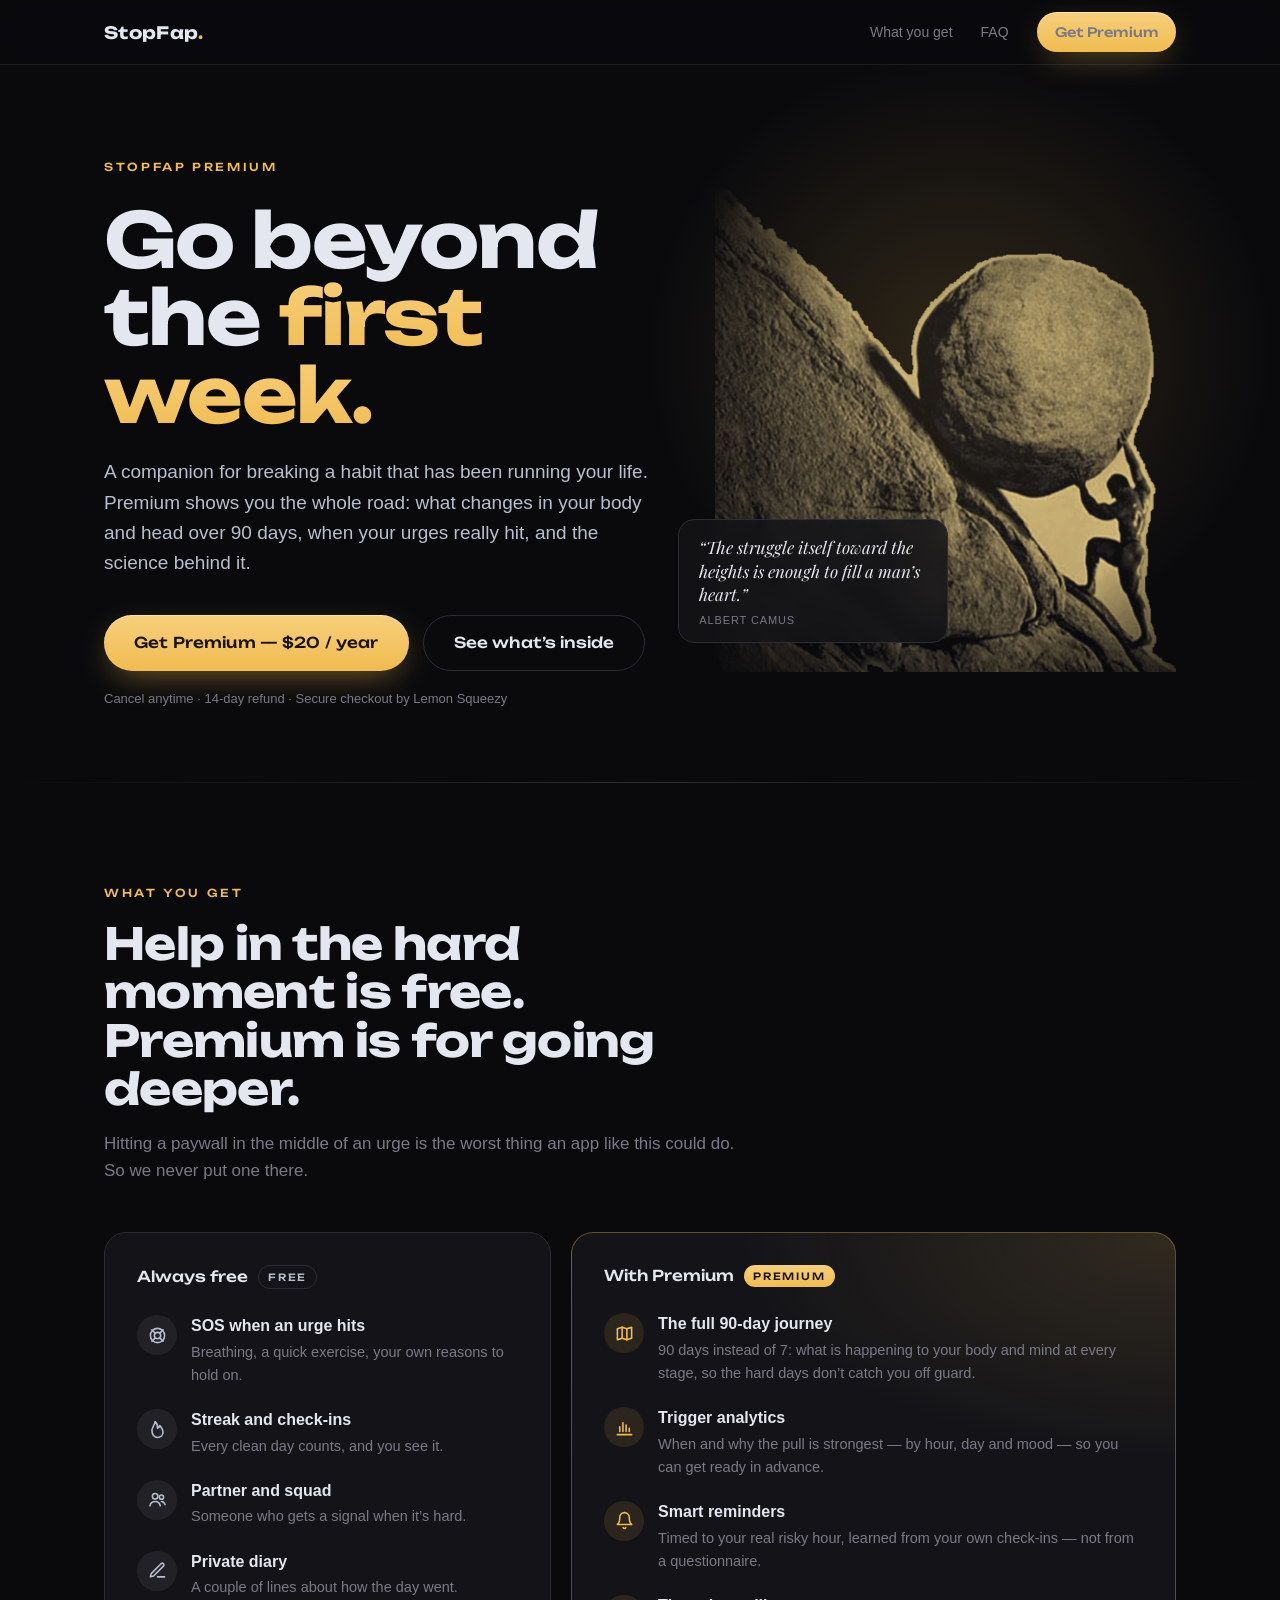
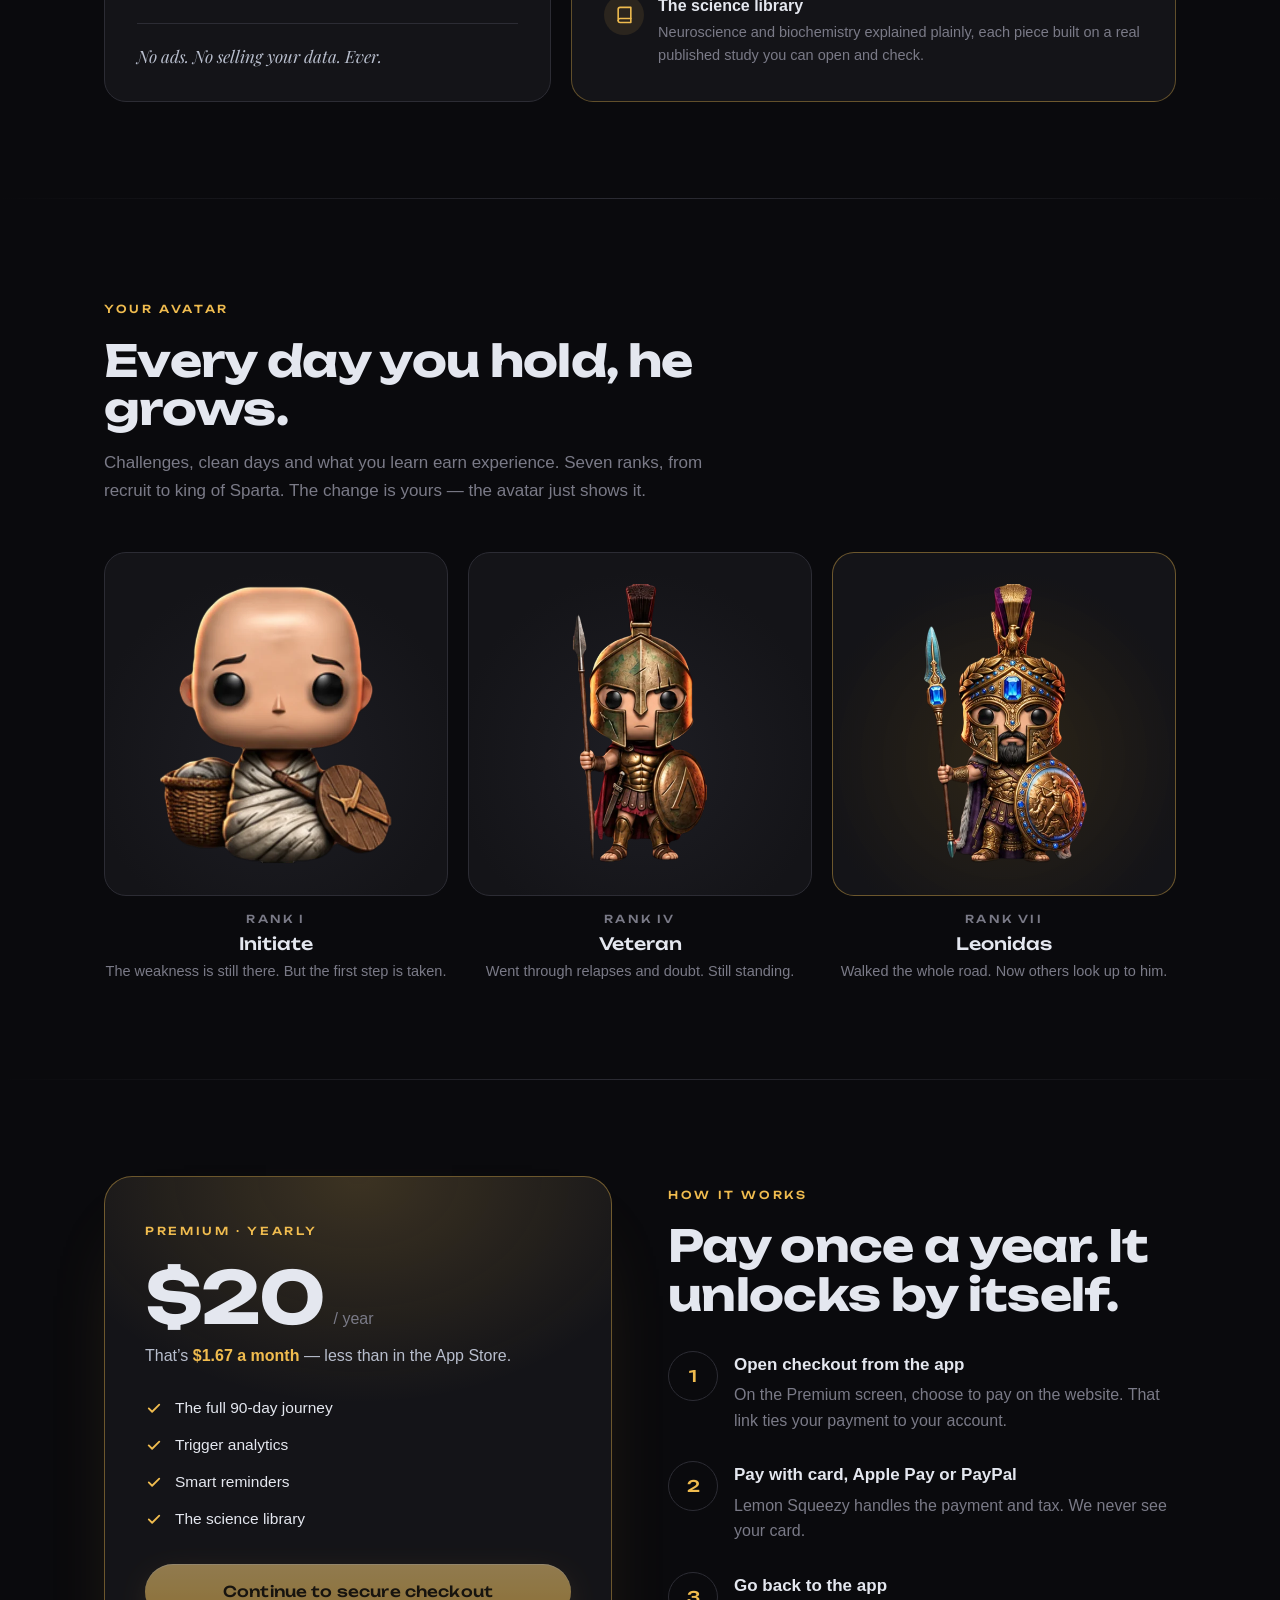
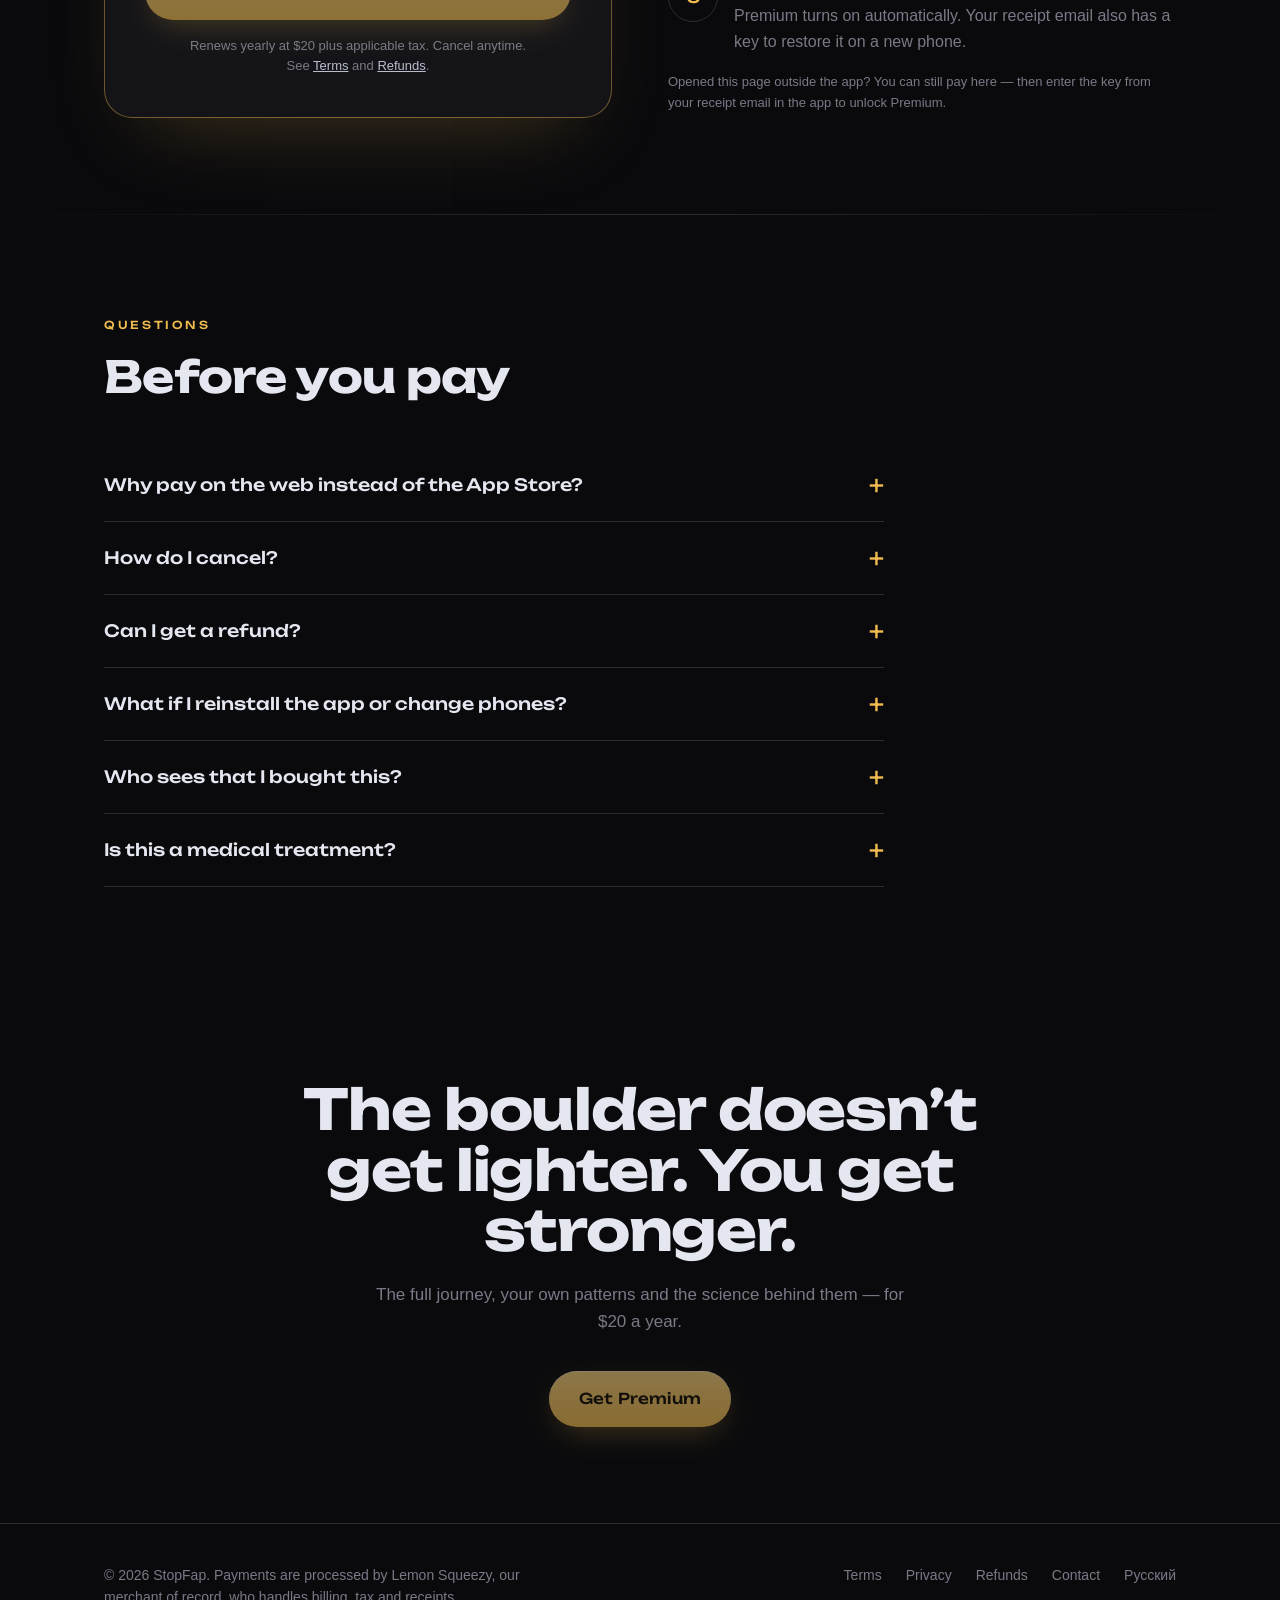
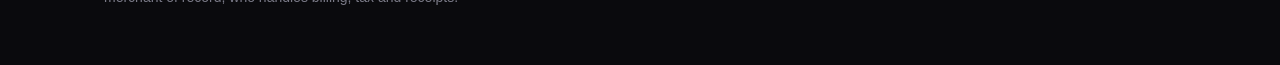
<file: index.html>
<!doctype html>
<html lang="en">
<head>
<meta charset="utf-8">
<meta name="viewport" content="width=device-width, initial-scale=1, viewport-fit=cover">
<meta name="referrer" content="strict-origin-when-cross-origin">
<title>StopFap Premium — go beyond the first week</title>
<meta name="description" content="StopFap Premium unlocks the full 90-day journey, trigger analytics, smart reminders and the science library. $20 a year. Everything you need in a hard moment stays free.">
<meta property="og:title" content="StopFap Premium">
<meta property="og:description" content="The full 90-day journey, trigger analytics, smart reminders and the science library. $20 a year.">
<meta property="og:image" content="https://ivanbudkov54-cmd.github.io/premium/assets/og.jpg">
<meta property="og:image:width" content="1200">
<meta property="og:image:height" content="630">
<meta name="twitter:card" content="summary_large_image">
<meta name="theme-color" content="#0A0A0D">
<link rel="preload" href="assets/fonts/Unbounded-Bold.ttf" as="font" type="font/ttf" crossorigin>
<link rel="stylesheet" href="assets/site.css">
</head>
<body>

<header class="nav">
  <div class="wrap">
    <a class="wordmark" href="./">StopFap<span>.</span></a>
    <nav class="nav-links">
      <a class="hide-sm" href="#premium">What you get</a>
      <a class="hide-sm" href="#faq">FAQ</a>
      <a class="btn btn-gold btn-sm" href="#pricing">Get Premium</a>
    </nav>
  </div>
</header>

<main>
  <section class="hero">
    <div class="wrap">
      <div>
        <span class="eyebrow">StopFap Premium</span>
        <h1>Go beyond the <em>first week.</em></h1>
        <p class="lede">A companion for breaking a habit that has been running your life. Premium shows you the whole road: what changes in your body and head over 90 days, when your urges really hit, and the science behind it.</p>
        <div class="hero-cta">
          <a class="btn btn-gold" href="#pricing">Get Premium — $20 / year</a>
          <a class="btn btn-ghost" href="#premium">See what’s inside</a>
        </div>
        <p class="hero-note">Cancel anytime · 14-day refund · Secure checkout by Lemon Squeezy</p>
      </div>
      <div class="hero-art">
        <img src="assets/sisyphus.webp" width="1066" height="1114" alt="Sisyphus pushing his boulder up the mountain">
        <p class="hero-quote">“The struggle itself toward the heights is enough to fill a man’s heart.”<small>Albert Camus</small></p>
      </div>
    </div>
  </section>

  <div class="rule"></div>

  <section id="premium">
    <div class="wrap">
      <div class="section-head reveal">
        <span class="eyebrow">What you get</span>
        <h2>Help in the hard moment is free. Premium is for going deeper.</h2>
        <p>Hitting a paywall in the middle of an urge is the worst thing an app like this could do. So we never put one there.</p>
      </div>

      <div class="split">
        <div class="panel panel-free reveal">
          <h3>Always free <span class="tag tag-free">Free</span></h3>
          <ul class="list">
            <li>
              <span class="ic"><svg viewBox="0 0 24 24" fill="none" stroke="currentColor" stroke-width="2" stroke-linecap="round" stroke-linejoin="round"><circle cx="12" cy="12" r="9"/><circle cx="12" cy="12" r="4"/><path d="M4.9 4.9l4.3 4.3M14.8 14.8l4.3 4.3M14.8 9.2l4.3-4.3M4.9 19.1l4.3-4.3"/></svg></span>
              <div><b>SOS when an urge hits</b><span>Breathing, a quick exercise, your own reasons to hold on.</span></div>
            </li>
            <li>
              <span class="ic"><svg viewBox="0 0 24 24" fill="none" stroke="currentColor" stroke-width="2" stroke-linecap="round" stroke-linejoin="round"><path d="M12 22c4 0 7-2.7 7-6.8 0-3.6-2.4-5.6-4-8.2-.6 2-1.6 3-3 3.5C12.6 7.6 11.6 4.6 9 2c0 4-4 6.6-4 11.5C5 18.3 8 22 12 22z"/></svg></span>
              <div><b>Streak and check-ins</b><span>Every clean day counts, and you see it.</span></div>
            </li>
            <li>
              <span class="ic"><svg viewBox="0 0 24 24" fill="none" stroke="currentColor" stroke-width="2" stroke-linecap="round" stroke-linejoin="round"><circle cx="9" cy="8" r="3.5"/><path d="M2.5 20c.6-3.4 3.2-5.5 6.5-5.5s5.9 2.1 6.5 5.5"/><circle cx="17" cy="9" r="2.6"/><path d="M17 14.5c2.4 0 4 1.6 4.5 4"/></svg></span>
              <div><b>Partner and squad</b><span>Someone who gets a signal when it’s hard.</span></div>
            </li>
            <li>
              <span class="ic"><svg viewBox="0 0 24 24" fill="none" stroke="currentColor" stroke-width="2" stroke-linecap="round" stroke-linejoin="round"><path d="M12 20h9"/><path d="M16.5 3.5a2.1 2.1 0 0 1 3 3L7 19l-4 1 1-4z"/></svg></span>
              <div><b>Private diary</b><span>A couple of lines about how the day went.</span></div>
            </li>
          </ul>
          <p class="free-note">No ads. No selling your data. Ever.</p>
        </div>

        <div class="panel panel-pro reveal">
          <h3>With Premium <span class="tag tag-pro">Premium</span></h3>
          <ul class="list">
            <li>
              <span class="ic"><svg viewBox="0 0 24 24" fill="none" stroke="currentColor" stroke-width="2" stroke-linecap="round" stroke-linejoin="round"><path d="M9 4 3 6v14l6-2 6 2 6-2V4l-6 2z"/><path d="M9 4v14M15 6v14"/></svg></span>
              <div><b>The full 90-day journey</b><span>90 days instead of 7: what is happening to your body and mind at every stage, so the hard days don’t catch you off guard.</span></div>
            </li>
            <li>
              <span class="ic"><svg viewBox="0 0 24 24" fill="none" stroke="currentColor" stroke-width="2" stroke-linecap="round" stroke-linejoin="round"><path d="M3 21h18"/><path d="M6 17V11M10 17V6M14 17v-8M18 17v-4"/></svg></span>
              <div><b>Trigger analytics</b><span>When and why the pull is strongest — by hour, day and mood — so you can get ready in advance.</span></div>
            </li>
            <li>
              <span class="ic"><svg viewBox="0 0 24 24" fill="none" stroke="currentColor" stroke-width="2" stroke-linecap="round" stroke-linejoin="round"><path d="M6 8a6 6 0 1 1 12 0c0 7 3 9 3 9H3s3-2 3-9"/><path d="M10.3 21a1.9 1.9 0 0 0 3.4 0"/></svg></span>
              <div><b>Smart reminders</b><span>Timed to your real risky hour, learned from your own check-ins — not from a questionnaire.</span></div>
            </li>
            <li>
              <span class="ic"><svg viewBox="0 0 24 24" fill="none" stroke="currentColor" stroke-width="2" stroke-linecap="round" stroke-linejoin="round"><path d="M4 19.5A2.5 2.5 0 0 1 6.5 17H20V3H6.5A2.5 2.5 0 0 0 4 5.5z"/><path d="M4 19.5A2.5 2.5 0 0 0 6.5 22H20v-5"/></svg></span>
              <div><b>The science library</b><span>Neuroscience and biochemistry explained plainly, each piece built on a real published study you can open and check.</span></div>
            </li>
          </ul>
        </div>
      </div>
    </div>
  </section>

  <div class="rule"></div>

  <section>
    <div class="wrap">
      <div class="section-head reveal">
        <span class="eyebrow">Your avatar</span>
        <h2>Every day you hold, he grows.</h2>
        <p>Challenges, clean days and what you learn earn experience. Seven ranks, from recruit to king of Sparta. The change is yours — the avatar just shows it.</p>
      </div>
      <div class="ranks">
        <div class="rank reveal">
          <div class="rank-figure"><img src="assets/spartan_1.webp" width="560" height="560" alt="Rank I avatar: a recruit in plain wraps" loading="lazy"></div>
          <div class="num">Rank I</div>
          <h3>Initiate</h3>
          <p>The weakness is still there. But the first step is taken.</p>
        </div>
        <div class="rank reveal">
          <div class="rank-figure"><img src="assets/spartan_4.webp" width="560" height="560" alt="Rank IV avatar: a veteran hoplite with spear and shield" loading="lazy"></div>
          <div class="num">Rank IV</div>
          <h3>Veteran</h3>
          <p>Went through relapses and doubt. Still standing.</p>
        </div>
        <div class="rank reveal">
          <div class="rank-figure"><img src="assets/spartan_7.webp" width="560" height="560" alt="Rank VII avatar: the king of Sparta in golden armour" loading="lazy"></div>
          <div class="num">Rank VII</div>
          <h3>Leonidas</h3>
          <p>Walked the whole road. Now others look up to him.</p>
        </div>
      </div>
    </div>
  </section>

  <div class="rule"></div>

  <section id="pricing">
    <div class="wrap pricing">
      <div class="price-card reveal">
        <span class="eyebrow">Premium · yearly</span>
        <div class="price"><span class="amount">$20</span><span class="per">/ year</span></div>
        <p class="price-sub">That’s <strong>$1.67 a month</strong> — less than in the App Store.</p>
        <ul class="checks">
          <li><svg viewBox="0 0 24 24" fill="none" stroke="currentColor" stroke-width="2.4" stroke-linecap="round" stroke-linejoin="round"><path d="M5 12.5l4.5 4.5L19 7.5"/></svg>The full 90-day journey</li>
          <li><svg viewBox="0 0 24 24" fill="none" stroke="currentColor" stroke-width="2.4" stroke-linecap="round" stroke-linejoin="round"><path d="M5 12.5l4.5 4.5L19 7.5"/></svg>Trigger analytics</li>
          <li><svg viewBox="0 0 24 24" fill="none" stroke="currentColor" stroke-width="2.4" stroke-linecap="round" stroke-linejoin="round"><path d="M5 12.5l4.5 4.5L19 7.5"/></svg>Smart reminders</li>
          <li><svg viewBox="0 0 24 24" fill="none" stroke="currentColor" stroke-width="2.4" stroke-linecap="round" stroke-linejoin="round"><path d="M5 12.5l4.5 4.5L19 7.5"/></svg>The science library</li>
        </ul>
        <a class="btn btn-gold" data-checkout href="#">Continue to secure checkout</a>
        <p class="fine">Renews yearly at $20 plus applicable tax. Cancel anytime.<br>See <a href="terms.html">Terms</a> and <a href="refunds.html">Refunds</a>.</p>
      </div>

      <div class="reveal">
        <div class="section-head" style="margin-bottom:32px">
          <span class="eyebrow">How it works</span>
          <h2>Pay once a year. It unlocks by itself.</h2>
        </div>
        <ol class="steps">
          <li><div><b>Open checkout from the app</b><span>On the Premium screen, choose to pay on the website. That link ties your payment to your account.</span></div></li>
          <li><div><b>Pay with card, Apple Pay or PayPal</b><span>Lemon Squeezy handles the payment and tax. We never see your card.</span></div></li>
          <li><div><b>Go back to the app</b><span>Premium turns on automatically. Your receipt email also has a key to restore it on a new phone.</span></div></li>
        </ol>
        <p class="hero-note" data-from-web hidden>Opened this page outside the app? You can still pay here — then enter the key from your receipt email in the app to unlock Premium.</p>
      </div>
    </div>
  </section>

  <div class="rule"></div>

  <section id="faq">
    <div class="wrap">
      <div class="section-head reveal">
        <span class="eyebrow">Questions</span>
        <h2>Before you pay</h2>
      </div>
      <div class="faq">
        <details>
          <summary>Why pay on the web instead of the App Store?</summary>
          <p>It’s the same Premium. Paying on the web costs less because no app-store commission is taken, and we pass that on to you. If you prefer, you can still subscribe inside the app through Apple.</p>
        </details>
        <details>
          <summary>How do I cancel?</summary>
          <p>Use the “Manage subscription” link in your receipt email, or the Lemon Squeezy customer portal. Premium stays on until the end of the year you paid for. No questions asked.</p>
        </details>
        <details>
          <summary>Can I get a refund?</summary>
          <p>Yes. Ask within 14 days of any charge and you get the full amount back. Details are on the <a href="refunds.html">refund page</a>.</p>
        </details>
        <details>
          <summary>What if I reinstall the app or change phones?</summary>
          <p>Your receipt email contains a Premium key. On the Premium screen in the app, tap “Enter key”, paste it, and Premium comes back.</p>
        </details>
        <details>
          <summary>Who sees that I bought this?</summary>
          <p>The charge is processed by Lemon Squeezy, our merchant of record, and shows on your statement under their name. The app doesn’t need your name or email to work. Read the <a href="privacy.html">privacy policy</a>.</p>
        </details>
        <details>
          <summary>Is this a medical treatment?</summary>
          <p>No. It’s a self-help tool. If you’re struggling with your mental health, please talk to a doctor or a licensed therapist.</p>
        </details>
      </div>
    </div>
  </section>

  <section class="closing">
    <div class="wrap reveal">
      <h2>The boulder doesn’t get lighter. You get stronger.</h2>
      <p>The full journey, your own patterns and the science behind them — for $20 a year.</p>
      <a class="btn btn-gold" data-checkout href="#">Get Premium</a>
    </div>
  </section>
</main>

<footer>
  <div class="wrap">
    <div class="mor">© <span id="year">2026</span> StopFap. Payments are processed by Lemon Squeezy, our merchant of record, who handles billing, tax and receipts.</div>
    <nav>
      <a href="terms.html">Terms</a>
      <a href="privacy.html">Privacy</a>
      <a href="refunds.html">Refunds</a>
      <a href="mailto:ivanbudkov4@gmail.com">Contact</a>
      <a href="ru/">Русский</a>
    </nav>
  </div>
</footer>

<script src="assets/site.js"></script>
</body>
</html>
</file>
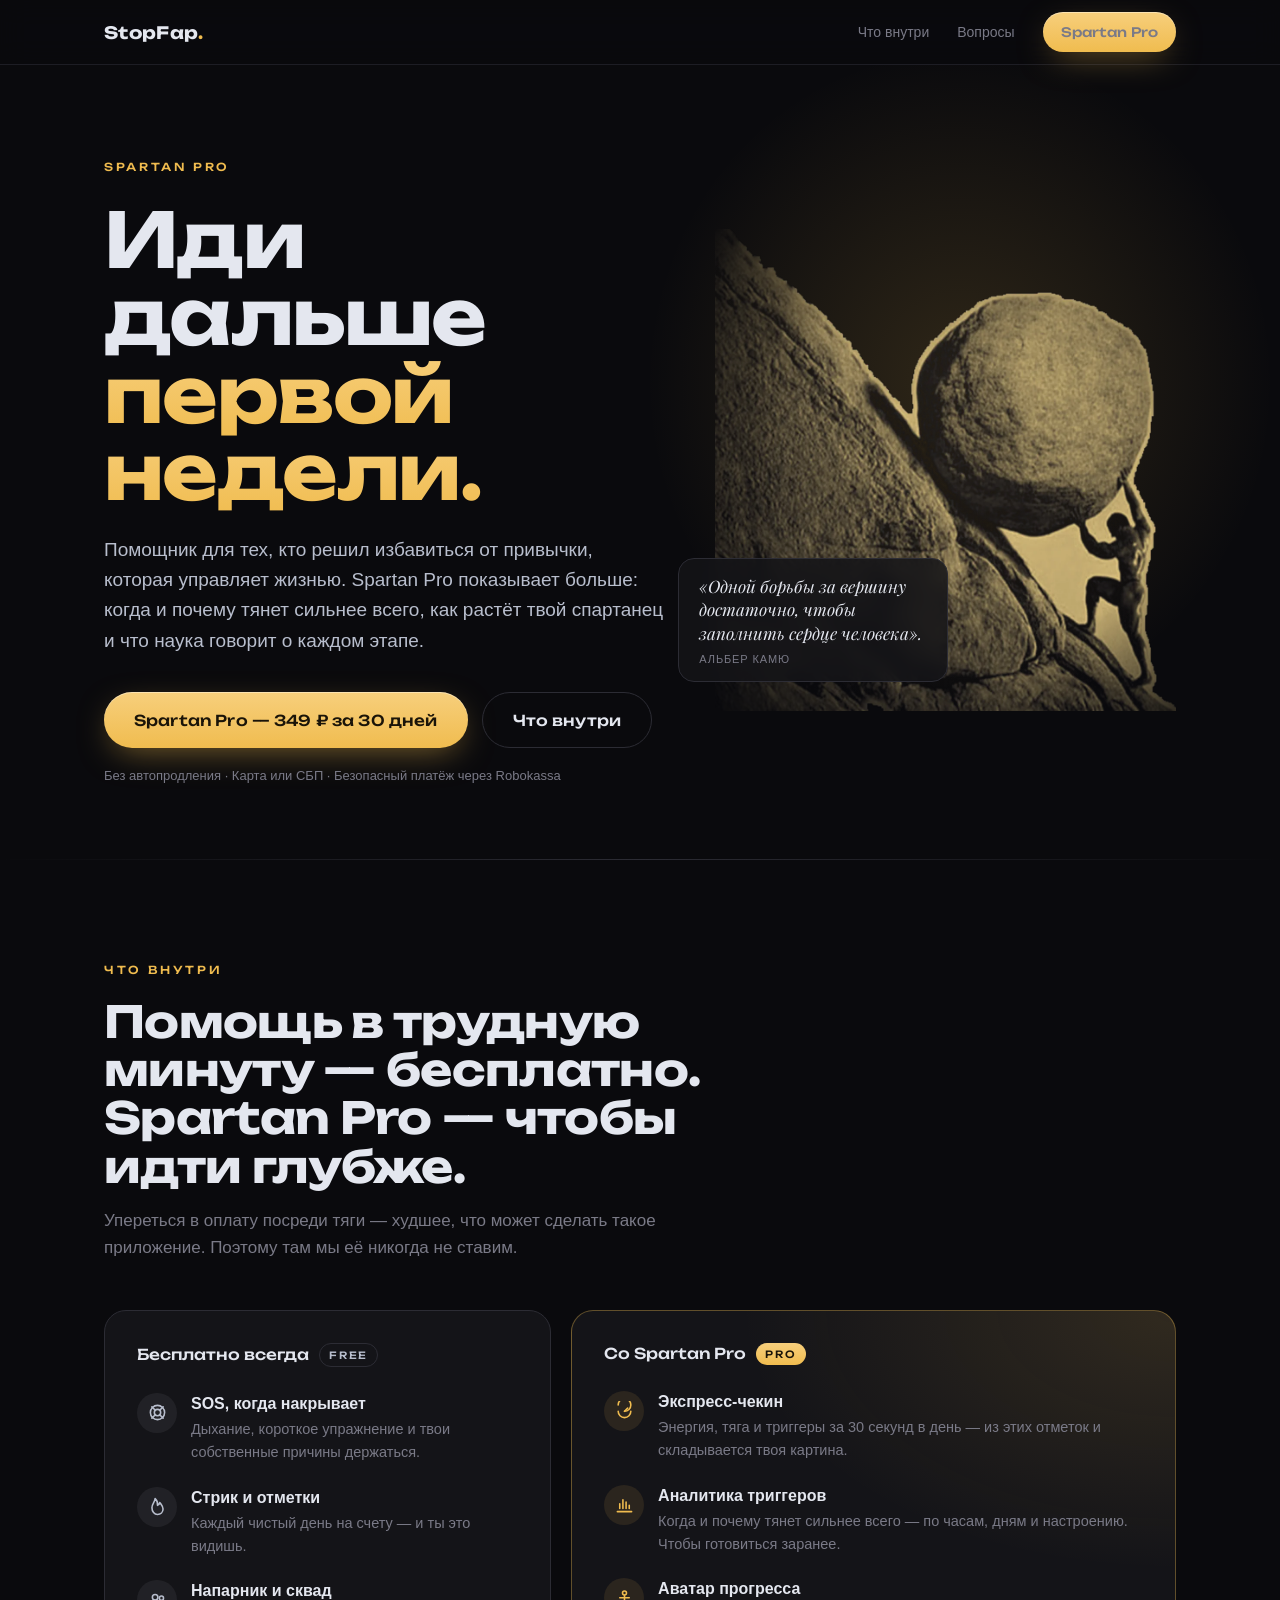
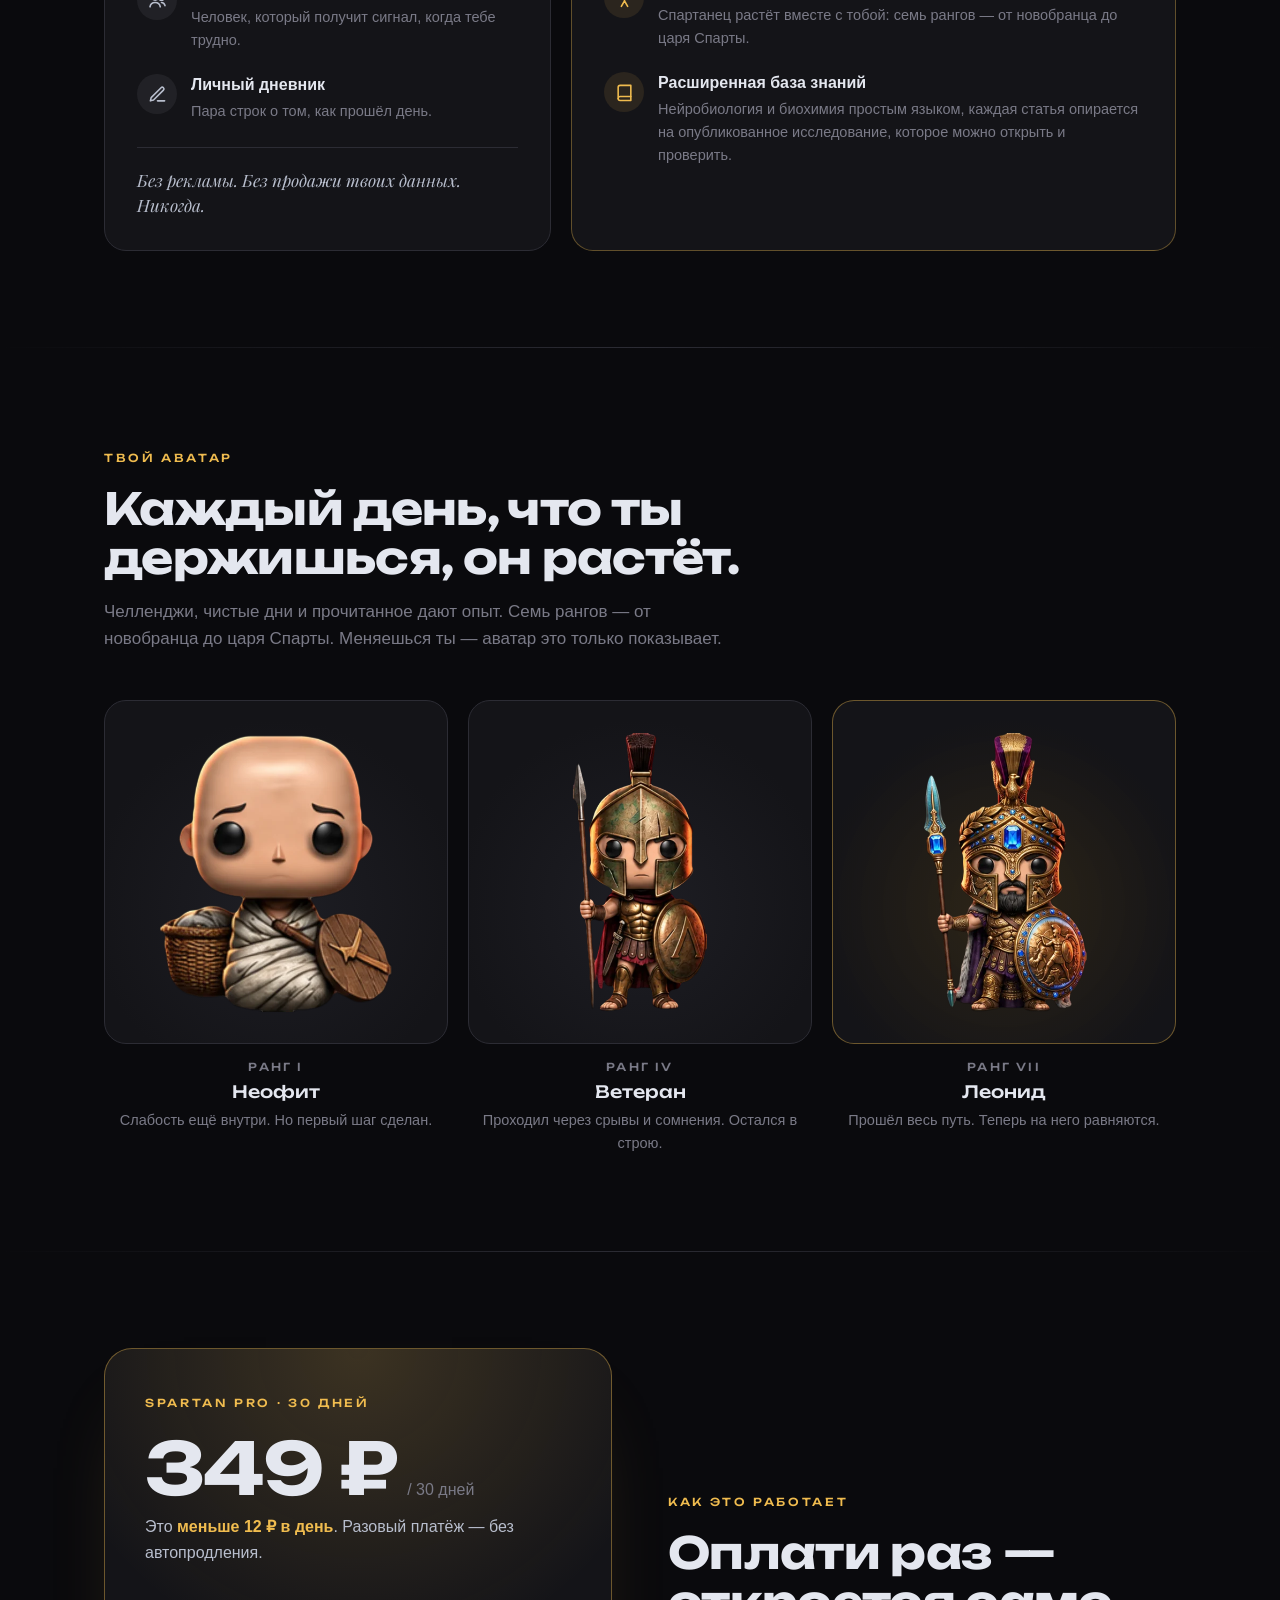
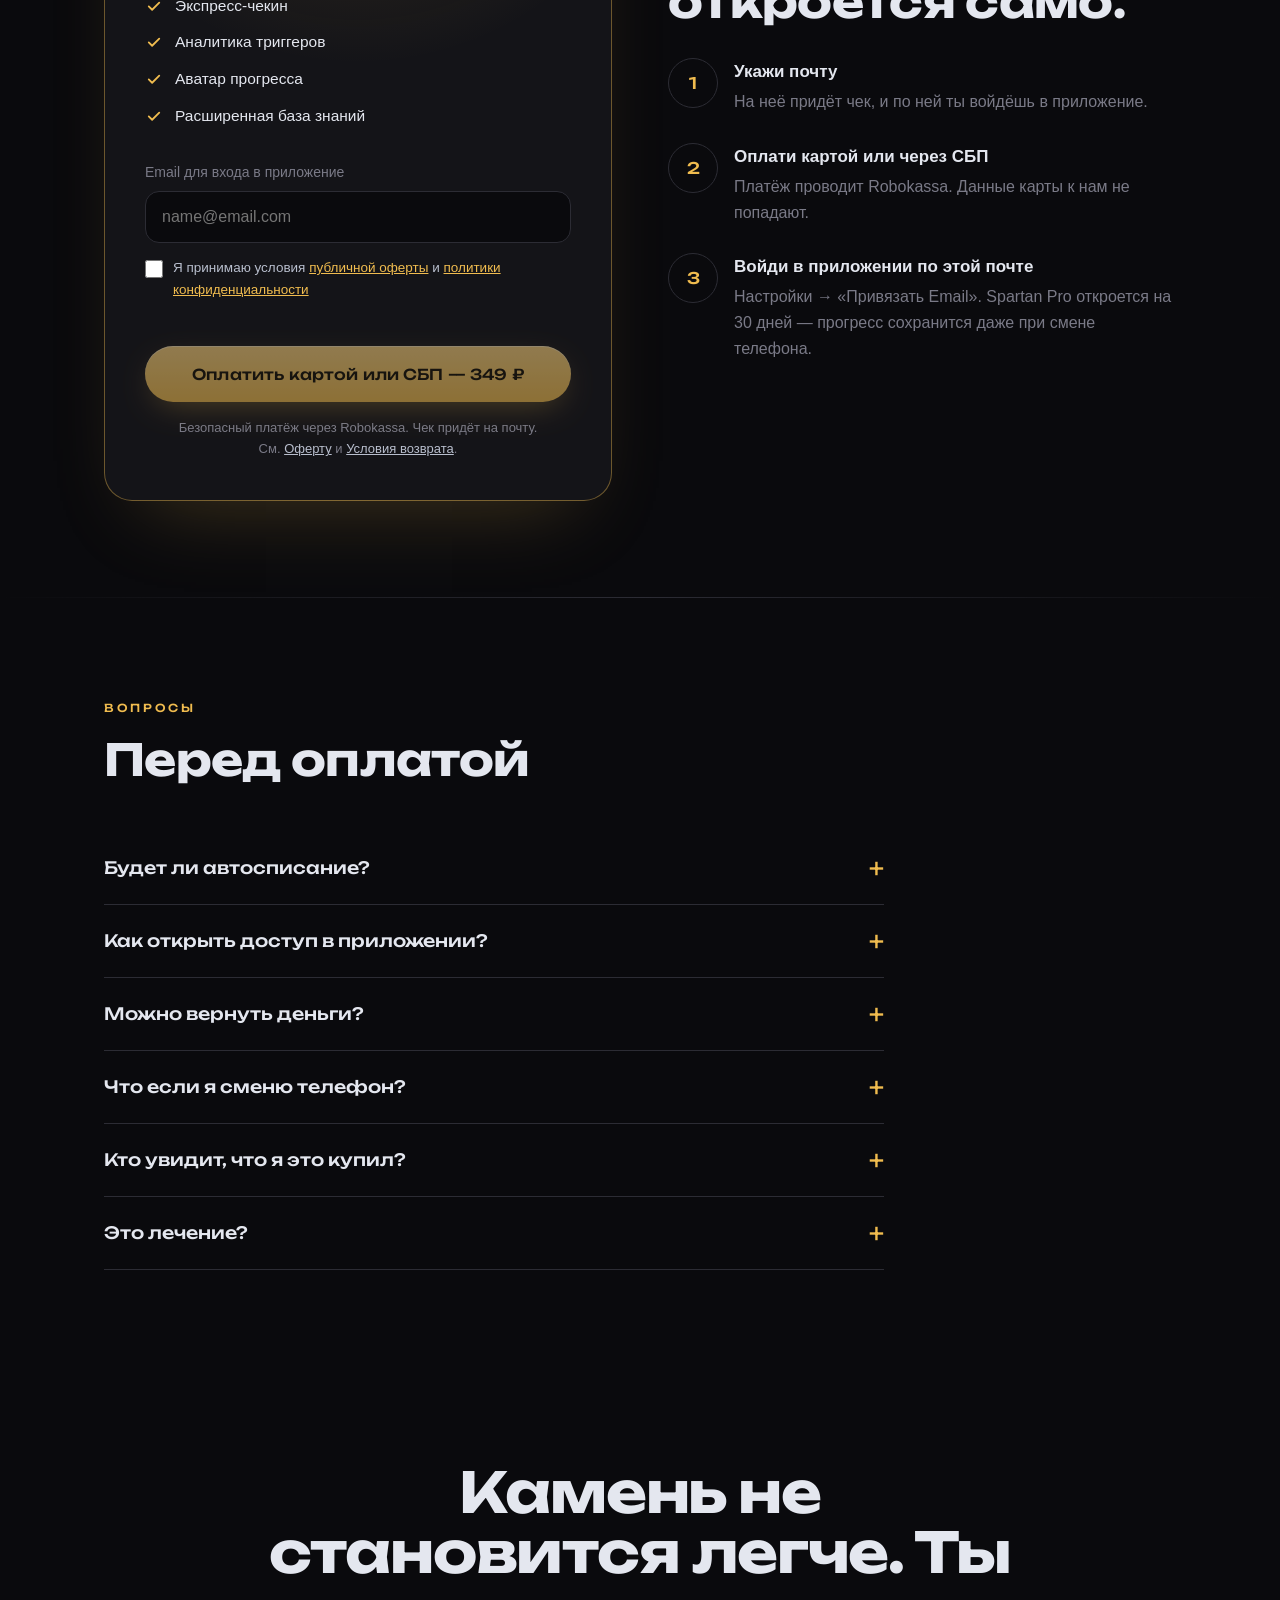
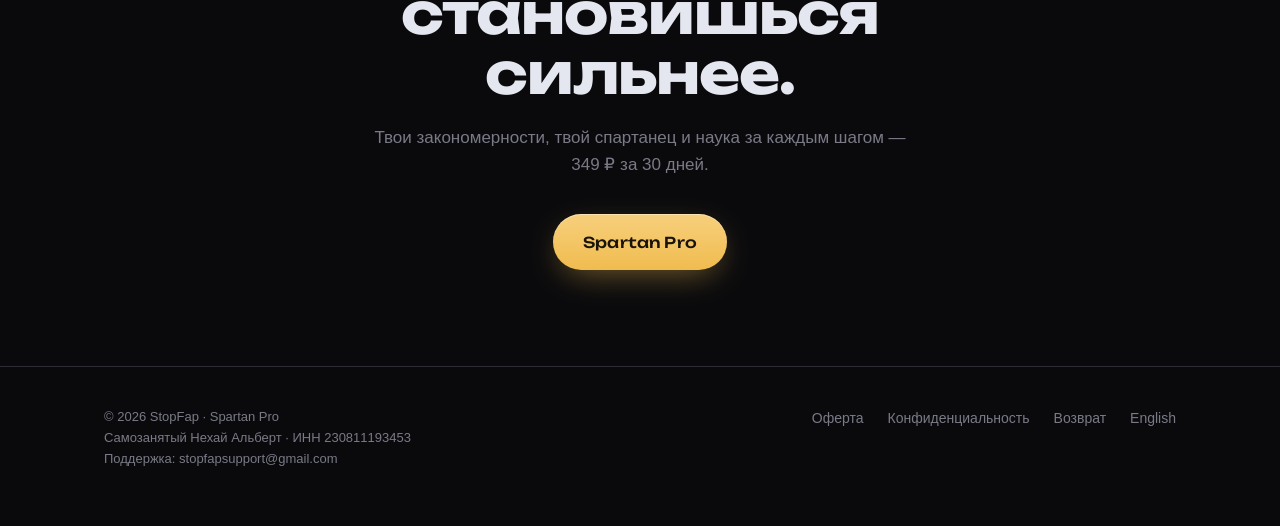
<file: ru/index.html>
<!doctype html>
<html lang="ru">
<head>
<meta charset="utf-8">
<meta name="viewport" content="width=device-width, initial-scale=1, viewport-fit=cover">
<meta name="referrer" content="strict-origin-when-cross-origin">
<title>Spartan Pro — иди дальше первой недели</title>
<meta name="description" content="Spartan Pro в приложении StopFap: экспресс-чекин, аналитика триггеров, аватар прогресса и расширенная база знаний. 349 ₽ за 30 дней, без автопродления. Всё, что помогает в момент тяги, бесплатно всегда.">
<meta property="og:title" content="Spartan Pro — StopFap">
<meta property="og:description" content="Экспресс-чекин, аналитика триггеров, аватар прогресса и расширенная база знаний. 349 ₽ за 30 дней.">
<meta property="og:image" content="https://ivanbudkov54-cmd.github.io/premium/assets/og.jpg">
<meta property="og:image:width" content="1200">
<meta property="og:image:height" content="630">
<meta name="twitter:card" content="summary_large_image">
<meta name="theme-color" content="#0A0A0D">
<link rel="preload" href="../assets/fonts/Unbounded-Bold.ttf" as="font" type="font/ttf" crossorigin>
<link rel="stylesheet" href="../assets/site.css">
</head>
<body>

<header class="nav">
  <div class="wrap">
    <a class="wordmark" href="./">StopFap<span>.</span></a>
    <nav class="nav-links">
      <a class="hide-sm" href="#premium">Что внутри</a>
      <a class="hide-sm" href="#faq">Вопросы</a>
      <a class="btn btn-gold btn-sm" href="#pricing">Spartan Pro</a>
    </nav>
  </div>
</header>

<main>
  <section class="hero">
    <div class="wrap">
      <div>
        <span class="eyebrow">Spartan Pro</span>
        <h1>Иди дальше <em>первой недели.</em></h1>
        <p class="lede">Помощник для тех, кто решил избавиться от привычки, которая управляет жизнью. Spartan Pro показывает больше: когда и почему тянет сильнее всего, как растёт твой спартанец и что наука говорит о каждом этапе.</p>
        <div class="hero-cta">
          <a class="btn btn-gold" href="#pricing">Spartan Pro — 349 ₽ за 30 дней</a>
          <a class="btn btn-ghost" href="#premium">Что внутри</a>
        </div>
        <p class="hero-note">Без автопродления · Карта или СБП · Безопасный платёж через Robokassa</p>
      </div>
      <div class="hero-art">
        <img src="../assets/sisyphus.webp" width="1066" height="1114" alt="Сизиф катит камень в гору">
        <p class="hero-quote">«Одной борьбы за вершину достаточно, чтобы заполнить сердце человека».<small>Альбер Камю</small></p>
      </div>
    </div>
  </section>

  <div class="rule"></div>

  <section id="premium">
    <div class="wrap">
      <div class="section-head reveal">
        <span class="eyebrow">Что внутри</span>
        <h2>Помощь в трудную минуту — бесплатно. Spartan Pro — чтобы идти глубже.</h2>
        <p>Упереться в оплату посреди тяги — худшее, что может сделать такое приложение. Поэтому там мы её никогда не ставим.</p>
      </div>

      <div class="split">
        <div class="panel panel-free reveal">
          <h3>Бесплатно всегда <span class="tag tag-free">Free</span></h3>
          <ul class="list">
            <li>
              <span class="ic"><svg viewBox="0 0 24 24" fill="none" stroke="currentColor" stroke-width="2" stroke-linecap="round" stroke-linejoin="round"><circle cx="12" cy="12" r="9"/><circle cx="12" cy="12" r="4"/><path d="M4.9 4.9l4.3 4.3M14.8 14.8l4.3 4.3M14.8 9.2l4.3-4.3M4.9 19.1l4.3-4.3"/></svg></span>
              <div><b>SOS, когда накрывает</b><span>Дыхание, короткое упражнение и твои собственные причины держаться.</span></div>
            </li>
            <li>
              <span class="ic"><svg viewBox="0 0 24 24" fill="none" stroke="currentColor" stroke-width="2" stroke-linecap="round" stroke-linejoin="round"><path d="M12 22c4 0 7-2.7 7-6.8 0-3.6-2.4-5.6-4-8.2-.6 2-1.6 3-3 3.5C12.6 7.6 11.6 4.6 9 2c0 4-4 6.6-4 11.5C5 18.3 8 22 12 22z"/></svg></span>
              <div><b>Стрик и отметки</b><span>Каждый чистый день на счету — и ты это видишь.</span></div>
            </li>
            <li>
              <span class="ic"><svg viewBox="0 0 24 24" fill="none" stroke="currentColor" stroke-width="2" stroke-linecap="round" stroke-linejoin="round"><circle cx="9" cy="8" r="3.5"/><path d="M2.5 20c.6-3.4 3.2-5.5 6.5-5.5s5.9 2.1 6.5 5.5"/><circle cx="17" cy="9" r="2.6"/><path d="M17 14.5c2.4 0 4 1.6 4.5 4"/></svg></span>
              <div><b>Напарник и сквад</b><span>Человек, который получит сигнал, когда тебе трудно.</span></div>
            </li>
            <li>
              <span class="ic"><svg viewBox="0 0 24 24" fill="none" stroke="currentColor" stroke-width="2" stroke-linecap="round" stroke-linejoin="round"><path d="M12 20h9"/><path d="M16.5 3.5a2.1 2.1 0 0 1 3 3L7 19l-4 1 1-4z"/></svg></span>
              <div><b>Личный дневник</b><span>Пара строк о том, как прошёл день.</span></div>
            </li>
          </ul>
          <p class="free-note">Без рекламы. Без продажи твоих данных. Никогда.</p>
        </div>

        <div class="panel panel-pro reveal">
          <h3>Со Spartan Pro <span class="tag tag-pro">Pro</span></h3>
          <ul class="list">
            <li>
              <span class="ic"><svg viewBox="0 0 24 24" fill="none" stroke="currentColor" stroke-width="2" stroke-linecap="round" stroke-linejoin="round"><path d="M12 13a8 8 0 1 0-8-8"/><path d="M4 13a8 8 0 0 0 16 0"/><path d="M12 13l4-4"/></svg></span>
              <div><b>Экспресс-чекин</b><span>Энергия, тяга и триггеры за 30 секунд в день — из этих отметок и складывается твоя картина.</span></div>
            </li>
            <li>
              <span class="ic"><svg viewBox="0 0 24 24" fill="none" stroke="currentColor" stroke-width="2" stroke-linecap="round" stroke-linejoin="round"><path d="M3 21h18"/><path d="M6 17V11M10 17V6M14 17v-8M18 17v-4"/></svg></span>
              <div><b>Аналитика триггеров</b><span>Когда и почему тянет сильнее всего — по часам, дням и настроению. Чтобы готовиться заранее.</span></div>
            </li>
            <li>
              <span class="ic"><svg viewBox="0 0 24 24" fill="none" stroke="currentColor" stroke-width="2" stroke-linecap="round" stroke-linejoin="round"><circle cx="12" cy="5" r="2.5"/><path d="M12 8v7M8 22l4-7 4 7M6 11h12"/></svg></span>
              <div><b>Аватар прогресса</b><span>Спартанец растёт вместе с тобой: семь рангов — от новобранца до царя Спарты.</span></div>
            </li>
            <li>
              <span class="ic"><svg viewBox="0 0 24 24" fill="none" stroke="currentColor" stroke-width="2" stroke-linecap="round" stroke-linejoin="round"><path d="M4 19.5A2.5 2.5 0 0 1 6.5 17H20V3H6.5A2.5 2.5 0 0 0 4 5.5z"/><path d="M4 19.5A2.5 2.5 0 0 0 6.5 22H20v-5"/></svg></span>
              <div><b>Расширенная база знаний</b><span>Нейробиология и биохимия простым языком, каждая статья опирается на опубликованное исследование, которое можно открыть и проверить.</span></div>
            </li>
          </ul>
        </div>
      </div>
    </div>
  </section>

  <div class="rule"></div>

  <section>
    <div class="wrap">
      <div class="section-head reveal">
        <span class="eyebrow">Твой аватар</span>
        <h2>Каждый день, что ты держишься, он растёт.</h2>
        <p>Челленджи, чистые дни и прочитанное дают опыт. Семь рангов — от новобранца до царя Спарты. Меняешься ты — аватар это только показывает.</p>
      </div>
      <div class="ranks">
        <div class="rank reveal">
          <div class="rank-figure"><img src="../assets/spartan_1.webp" width="560" height="560" alt="Аватар ранга I: новобранец" loading="lazy"></div>
          <div class="num">Ранг I</div>
          <h3>Неофит</h3>
          <p>Слабость ещё внутри. Но первый шаг сделан.</p>
        </div>
        <div class="rank reveal">
          <div class="rank-figure"><img src="../assets/spartan_4.webp" width="560" height="560" alt="Аватар ранга IV: ветеран-гоплит" loading="lazy"></div>
          <div class="num">Ранг IV</div>
          <h3>Ветеран</h3>
          <p>Проходил через срывы и сомнения. Остался в строю.</p>
        </div>
        <div class="rank reveal">
          <div class="rank-figure"><img src="../assets/spartan_7.webp" width="560" height="560" alt="Аватар ранга VII: царь Спарты в золотых доспехах" loading="lazy"></div>
          <div class="num">Ранг VII</div>
          <h3>Леонид</h3>
          <p>Прошёл весь путь. Теперь на него равняются.</p>
        </div>
      </div>
    </div>
  </section>

  <div class="rule"></div>

  <section id="pricing">
    <div class="wrap pricing">
      <div class="price-card reveal">
        <span class="eyebrow">Spartan Pro · 30 дней</span>
        <div class="price"><span class="amount">349 ₽</span><span class="per">/ 30 дней</span></div>
        <p class="price-sub">Это <strong>меньше 12 ₽ в день</strong>. Разовый платёж — без автопродления.</p>
        <ul class="checks">
          <li><svg viewBox="0 0 24 24" fill="none" stroke="currentColor" stroke-width="2.4" stroke-linecap="round" stroke-linejoin="round"><path d="M5 12.5l4.5 4.5L19 7.5"/></svg>Экспресс-чекин</li>
          <li><svg viewBox="0 0 24 24" fill="none" stroke="currentColor" stroke-width="2.4" stroke-linecap="round" stroke-linejoin="round"><path d="M5 12.5l4.5 4.5L19 7.5"/></svg>Аналитика триггеров</li>
          <li><svg viewBox="0 0 24 24" fill="none" stroke="currentColor" stroke-width="2.4" stroke-linecap="round" stroke-linejoin="round"><path d="M5 12.5l4.5 4.5L19 7.5"/></svg>Аватар прогресса</li>
          <li><svg viewBox="0 0 24 24" fill="none" stroke="currentColor" stroke-width="2.4" stroke-linecap="round" stroke-linejoin="round"><path d="M5 12.5l4.5 4.5L19 7.5"/></svg>Расширенная база знаний</li>
        </ul>
        <form class="pay-form" id="pay-form" novalidate>
          <label class="field">Email для входа в приложение
            <input id="email" type="email" inputmode="email" autocapitalize="off" spellcheck="false" autocomplete="email" placeholder="name@email.com" required>
          </label>
          <label class="agree">
            <input id="agree" type="checkbox">
            <span>Я принимаю условия <a href="offer.html" target="_blank" rel="noopener">публичной оферты</a> и <a href="privacy.html" target="_blank" rel="noopener">политики конфиденциальности</a></span>
          </label>
          <p class="err" id="err" role="alert"></p>
          <button class="btn btn-gold" id="pay-btn" type="submit" disabled>Оплатить картой или СБП — 349 ₽</button>
        </form>
        <p class="fine">Безопасный платёж через Robokassa. Чек придёт на почту.<br>См. <a href="offer.html">Оферту</a> и <a href="refund.html">Условия возврата</a>.</p>
      </div>

      <div class="reveal">
        <div class="section-head" style="margin-bottom:32px">
          <span class="eyebrow">Как это работает</span>
          <h2>Оплати раз — откроется само.</h2>
        </div>
        <ol class="steps">
          <li><div><b>Укажи почту</b><span>На неё придёт чек, и по ней ты войдёшь в приложение.</span></div></li>
          <li><div><b>Оплати картой или через СБП</b><span>Платёж проводит Robokassa. Данные карты к нам не попадают.</span></div></li>
          <li><div><b>Войди в приложении по этой почте</b><span>Настройки → «Привязать Email». Spartan Pro откроется на 30 дней — прогресс сохранится даже при смене телефона.</span></div></li>
        </ol>
      </div>
    </div>
  </section>

  <div class="rule"></div>

  <section id="faq">
    <div class="wrap">
      <div class="section-head reveal">
        <span class="eyebrow">Вопросы</span>
        <h2>Перед оплатой</h2>
      </div>
      <div class="faq">
        <details>
          <summary>Будет ли автосписание?</summary>
          <p>Нет. Это разовый платёж за 30 дней. Когда срок закончится, Spartan Pro просто выключится — продлить можно здесь же, если захочешь.</p>
        </details>
        <details>
          <summary>Как открыть доступ в приложении?</summary>
          <p>Открой StopFap → Настройки → «Привязать Email / Резервная копия» и войди по той же почте, что указал при оплате. Код для входа придёт на неё.</p>
        </details>
        <details>
          <summary>Можно вернуть деньги?</summary>
          <p>Да, за неиспользованные дни — пропорционально. Если доступ не открылся по нашей вине, вернём всю сумму. Подробности — в <a href="refund.html">условиях возврата</a>.</p>
        </details>
        <details>
          <summary>Что если я сменю телефон?</summary>
          <p>Доступ и прогресс привязаны к почте. На новом телефоне войди по ней — всё вернётся.</p>
        </details>
        <details>
          <summary>Кто увидит, что я это купил?</summary>
          <p>Платёж проходит через Robokassa. Приложению для работы не нужны ни имя, ни телефон. Подробнее — в <a href="privacy.html">политике конфиденциальности</a>.</p>
        </details>
        <details>
          <summary>Это лечение?</summary>
          <p>Нет. Это инструмент для самоконтроля. Если тебе тяжело, поговори с врачом или психотерапевтом.</p>
        </details>
      </div>
    </div>
  </section>

  <section class="closing">
    <div class="wrap reveal">
      <h2>Камень не становится легче. Ты становишься сильнее.</h2>
      <p>Твои закономерности, твой спартанец и наука за каждым шагом — 349 ₽ за 30 дней.</p>
      <a class="btn btn-gold" href="#pricing">Spartan Pro</a>
    </div>
  </section>
</main>

<footer>
  <div class="wrap">
    <div class="seller">© <span id="year">2026</span> StopFap · Spartan Pro<br>Самозанятый Нехай Альберт · ИНН 230811193453<br>Поддержка: <a href="mailto:stopfapsupport@gmail.com">stopfapsupport@gmail.com</a></div>
    <nav>
      <a href="offer.html">Оферта</a>
      <a href="privacy.html">Конфиденциальность</a>
      <a href="refund.html">Возврат</a>
      <a href="../">English</a>
    </nav>
  </div>
</footer>

<script src="ru.js"></script>
</body>
</html>
</file>
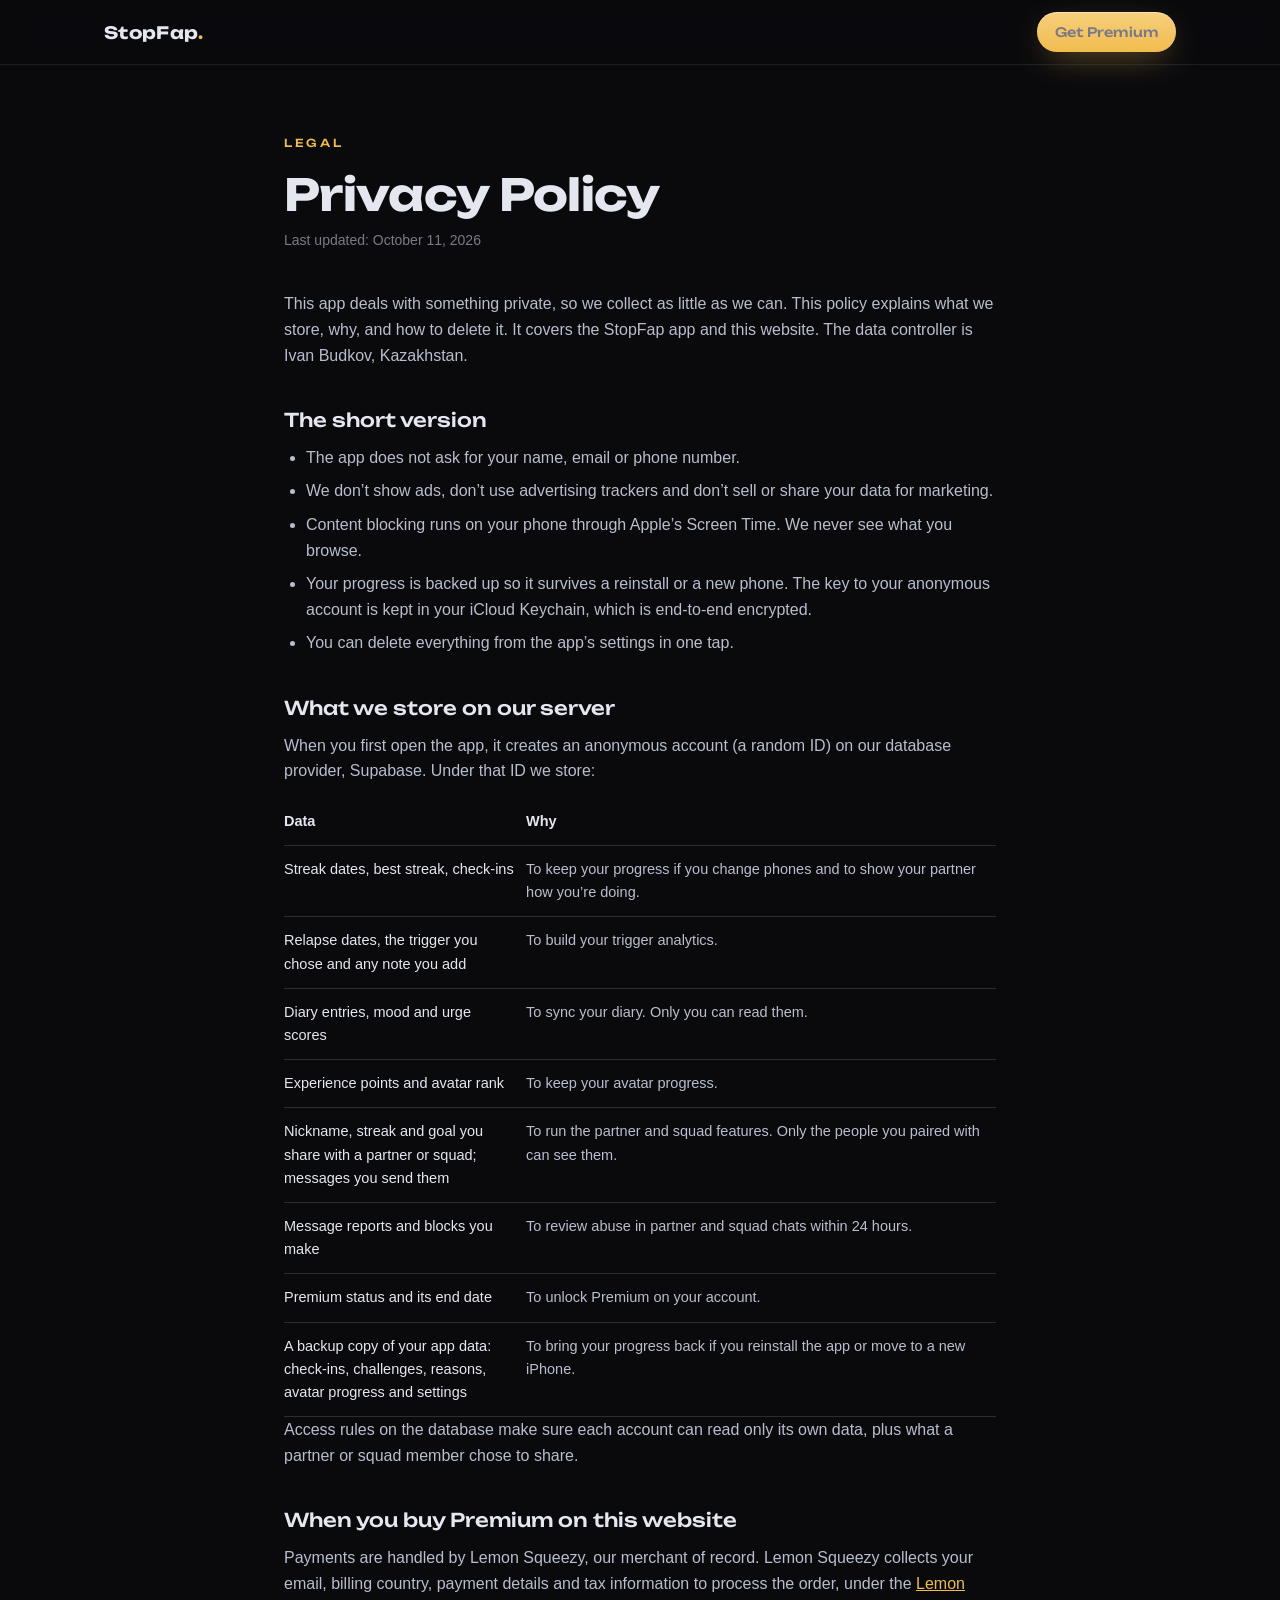
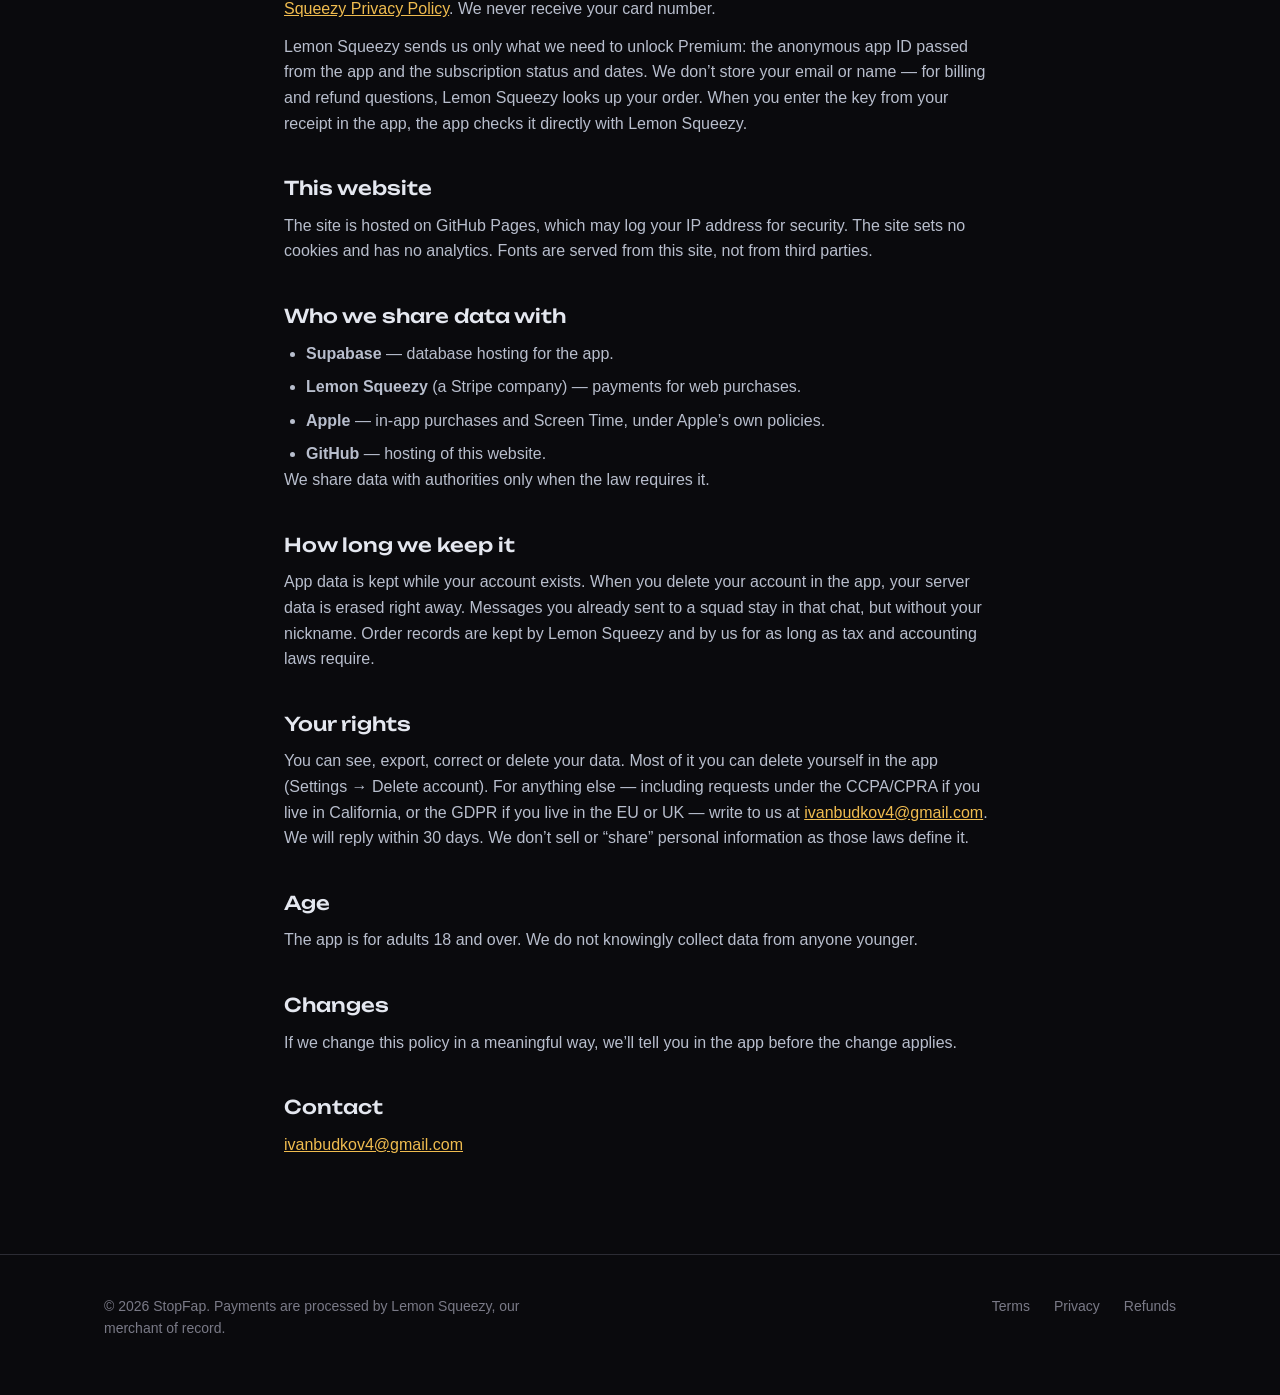
<file: privacy.html>
<!doctype html>
<html lang="en">
<head>
<meta charset="utf-8">
<meta name="viewport" content="width=device-width, initial-scale=1, viewport-fit=cover">
<title>Privacy Policy — StopFap</title>
<meta name="theme-color" content="#0A0A0D">
<link rel="stylesheet" href="assets/site.css">
</head>
<body>
<header class="nav"><div class="wrap"><a class="wordmark" href="./">StopFap<span>.</span></a><nav class="nav-links"><a class="btn btn-gold btn-sm" href="./#pricing">Get Premium</a></nav></div></header>

<article class="doc">
  <span class="eyebrow">Legal</span>
  <h1>Privacy Policy</h1>
  <p class="updated">Last updated: October 11, 2026</p>

  <p>This app deals with something private, so we collect as little as we can. This policy explains what we store, why, and how to delete it. It covers the StopFap app and this website. The data controller is Ivan Budkov, Kazakhstan.</p>

  <h2>The short version</h2>
  <ul>
    <li>The app does not ask for your name, email or phone number.</li>
    <li>We don’t show ads, don’t use advertising trackers and don’t sell or share your data for marketing.</li>
    <li>Content blocking runs on your phone through Apple’s Screen Time. We never see what you browse.</li>
    <li>Your progress is backed up so it survives a reinstall or a new phone. The key to your anonymous account is kept in your iCloud Keychain, which is end-to-end encrypted.</li>
    <li>You can delete everything from the app’s settings in one tap.</li>
  </ul>

  <h2>What we store on our server</h2>
  <p>When you first open the app, it creates an anonymous account (a random ID) on our database provider, Supabase. Under that ID we store:</p>
  <table>
    <tr><th>Data</th><th>Why</th></tr>
    <tr><td>Streak dates, best streak, check-ins</td><td>To keep your progress if you change phones and to show your partner how you’re doing.</td></tr>
    <tr><td>Relapse dates, the trigger you chose and any note you add</td><td>To build your trigger analytics.</td></tr>
    <tr><td>Diary entries, mood and urge scores</td><td>To sync your diary. Only you can read them.</td></tr>
    <tr><td>Experience points and avatar rank</td><td>To keep your avatar progress.</td></tr>
    <tr><td>Nickname, streak and goal you share with a partner or squad; messages you send them</td><td>To run the partner and squad features. Only the people you paired with can see them.</td></tr>
    <tr><td>Message reports and blocks you make</td><td>To review abuse in partner and squad chats within 24 hours.</td></tr>
    <tr><td>Premium status and its end date</td><td>To unlock Premium on your account.</td></tr>
    <tr><td>A backup copy of your app data: check-ins, challenges, reasons, avatar progress and settings</td><td>To bring your progress back if you reinstall the app or move to a new iPhone.</td></tr>
  </table>
  <p>Access rules on the database make sure each account can read only its own data, plus what a partner or squad member chose to share.</p>

  <h2>When you buy Premium on this website</h2>
  <p>Payments are handled by Lemon Squeezy, our merchant of record. Lemon Squeezy collects your email, billing country, payment details and tax information to process the order, under the <a href="https://www.lemonsqueezy.com/privacy" rel="noopener">Lemon Squeezy Privacy Policy</a>. We never receive your card number.</p>
  <p>Lemon Squeezy sends us only what we need to unlock Premium: the anonymous app ID passed from the app and the subscription status and dates. We don’t store your email or name — for billing and refund questions, Lemon Squeezy looks up your order. When you enter the key from your receipt in the app, the app checks it directly with Lemon Squeezy.</p>

  <h2>This website</h2>
  <p>The site is hosted on GitHub Pages, which may log your IP address for security. The site sets no cookies and has no analytics. Fonts are served from this site, not from third parties.</p>

  <h2>Who we share data with</h2>
  <ul>
    <li><b>Supabase</b> — database hosting for the app.</li>
    <li><b>Lemon Squeezy</b> (a Stripe company) — payments for web purchases.</li>
    <li><b>Apple</b> — in-app purchases and Screen Time, under Apple’s own policies.</li>
    <li><b>GitHub</b> — hosting of this website.</li>
  </ul>
  <p>We share data with authorities only when the law requires it.</p>

  <h2>How long we keep it</h2>
  <p>App data is kept while your account exists. When you delete your account in the app, your server data is erased right away. Messages you already sent to a squad stay in that chat, but without your nickname. Order records are kept by Lemon Squeezy and by us for as long as tax and accounting laws require.</p>

  <h2>Your rights</h2>
  <p>You can see, export, correct or delete your data. Most of it you can delete yourself in the app (Settings → Delete account). For anything else — including requests under the CCPA/CPRA if you live in California, or the GDPR if you live in the EU or UK — write to us at <a href="mailto:ivanbudkov4@gmail.com">ivanbudkov4@gmail.com</a>. We will reply within 30 days. We don’t sell or “share” personal information as those laws define it.</p>

  <h2>Age</h2>
  <p>The app is for adults 18 and over. We do not knowingly collect data from anyone younger.</p>

  <h2>Changes</h2>
  <p>If we change this policy in a meaningful way, we’ll tell you in the app before the change applies.</p>

  <h2>Contact</h2>
  <p><a href="mailto:ivanbudkov4@gmail.com">ivanbudkov4@gmail.com</a></p>
</article>

<footer><div class="wrap"><div class="mor">© 2026 StopFap. Payments are processed by Lemon Squeezy, our merchant of record.</div><nav><a href="terms.html">Terms</a><a href="privacy.html">Privacy</a><a href="refunds.html">Refunds</a></nav></div></footer>
</body>
</html>
</file>
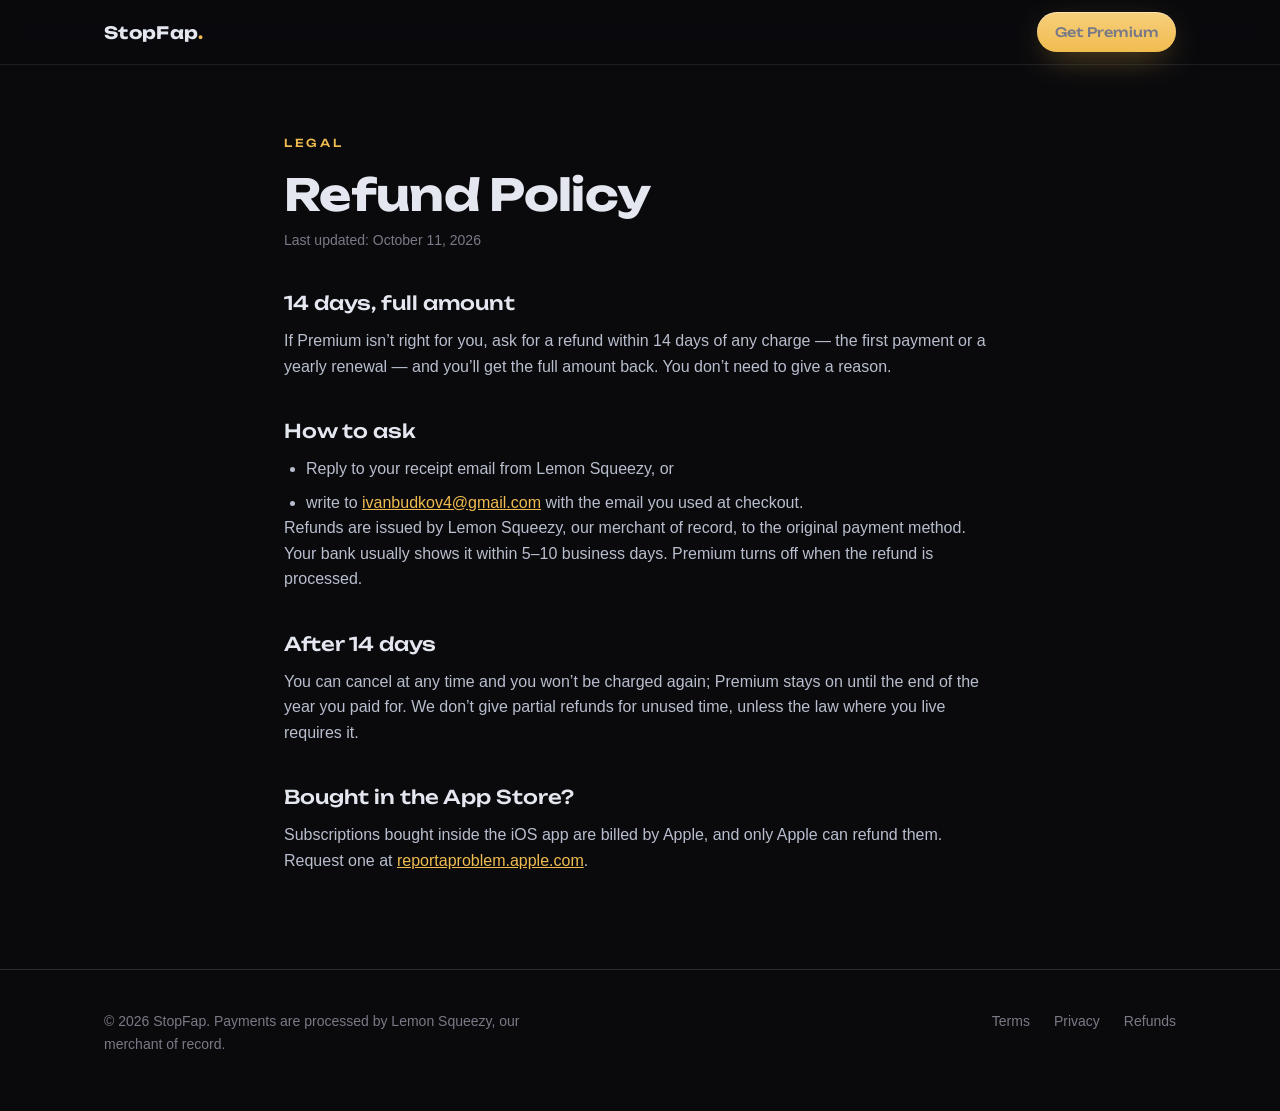
<file: refunds.html>
<!doctype html>
<html lang="en">
<head>
<meta charset="utf-8">
<meta name="viewport" content="width=device-width, initial-scale=1, viewport-fit=cover">
<title>Refund Policy — StopFap</title>
<meta name="theme-color" content="#0A0A0D">
<link rel="stylesheet" href="assets/site.css">
</head>
<body>
<header class="nav"><div class="wrap"><a class="wordmark" href="./">StopFap<span>.</span></a><nav class="nav-links"><a class="btn btn-gold btn-sm" href="./#pricing">Get Premium</a></nav></div></header>

<article class="doc">
  <span class="eyebrow">Legal</span>
  <h1>Refund Policy</h1>
  <p class="updated">Last updated: October 11, 2026</p>

  <h2>14 days, full amount</h2>
  <p>If Premium isn’t right for you, ask for a refund within 14 days of any charge — the first payment or a yearly renewal — and you’ll get the full amount back. You don’t need to give a reason.</p>

  <h2>How to ask</h2>
  <ul>
    <li>Reply to your receipt email from Lemon Squeezy, or</li>
    <li>write to <a href="mailto:ivanbudkov4@gmail.com">ivanbudkov4@gmail.com</a> with the email you used at checkout.</li>
  </ul>
  <p>Refunds are issued by Lemon Squeezy, our merchant of record, to the original payment method. Your bank usually shows it within 5–10 business days. Premium turns off when the refund is processed.</p>

  <h2>After 14 days</h2>
  <p>You can cancel at any time and you won’t be charged again; Premium stays on until the end of the year you paid for. We don’t give partial refunds for unused time, unless the law where you live requires it.</p>

  <h2>Bought in the App Store?</h2>
  <p>Subscriptions bought inside the iOS app are billed by Apple, and only Apple can refund them. Request one at <a href="https://reportaproblem.apple.com" rel="noopener">reportaproblem.apple.com</a>.</p>
</article>

<footer><div class="wrap"><div class="mor">© 2026 StopFap. Payments are processed by Lemon Squeezy, our merchant of record.</div><nav><a href="terms.html">Terms</a><a href="privacy.html">Privacy</a><a href="refunds.html">Refunds</a></nav></div></footer>
</body>
</html>
</file>
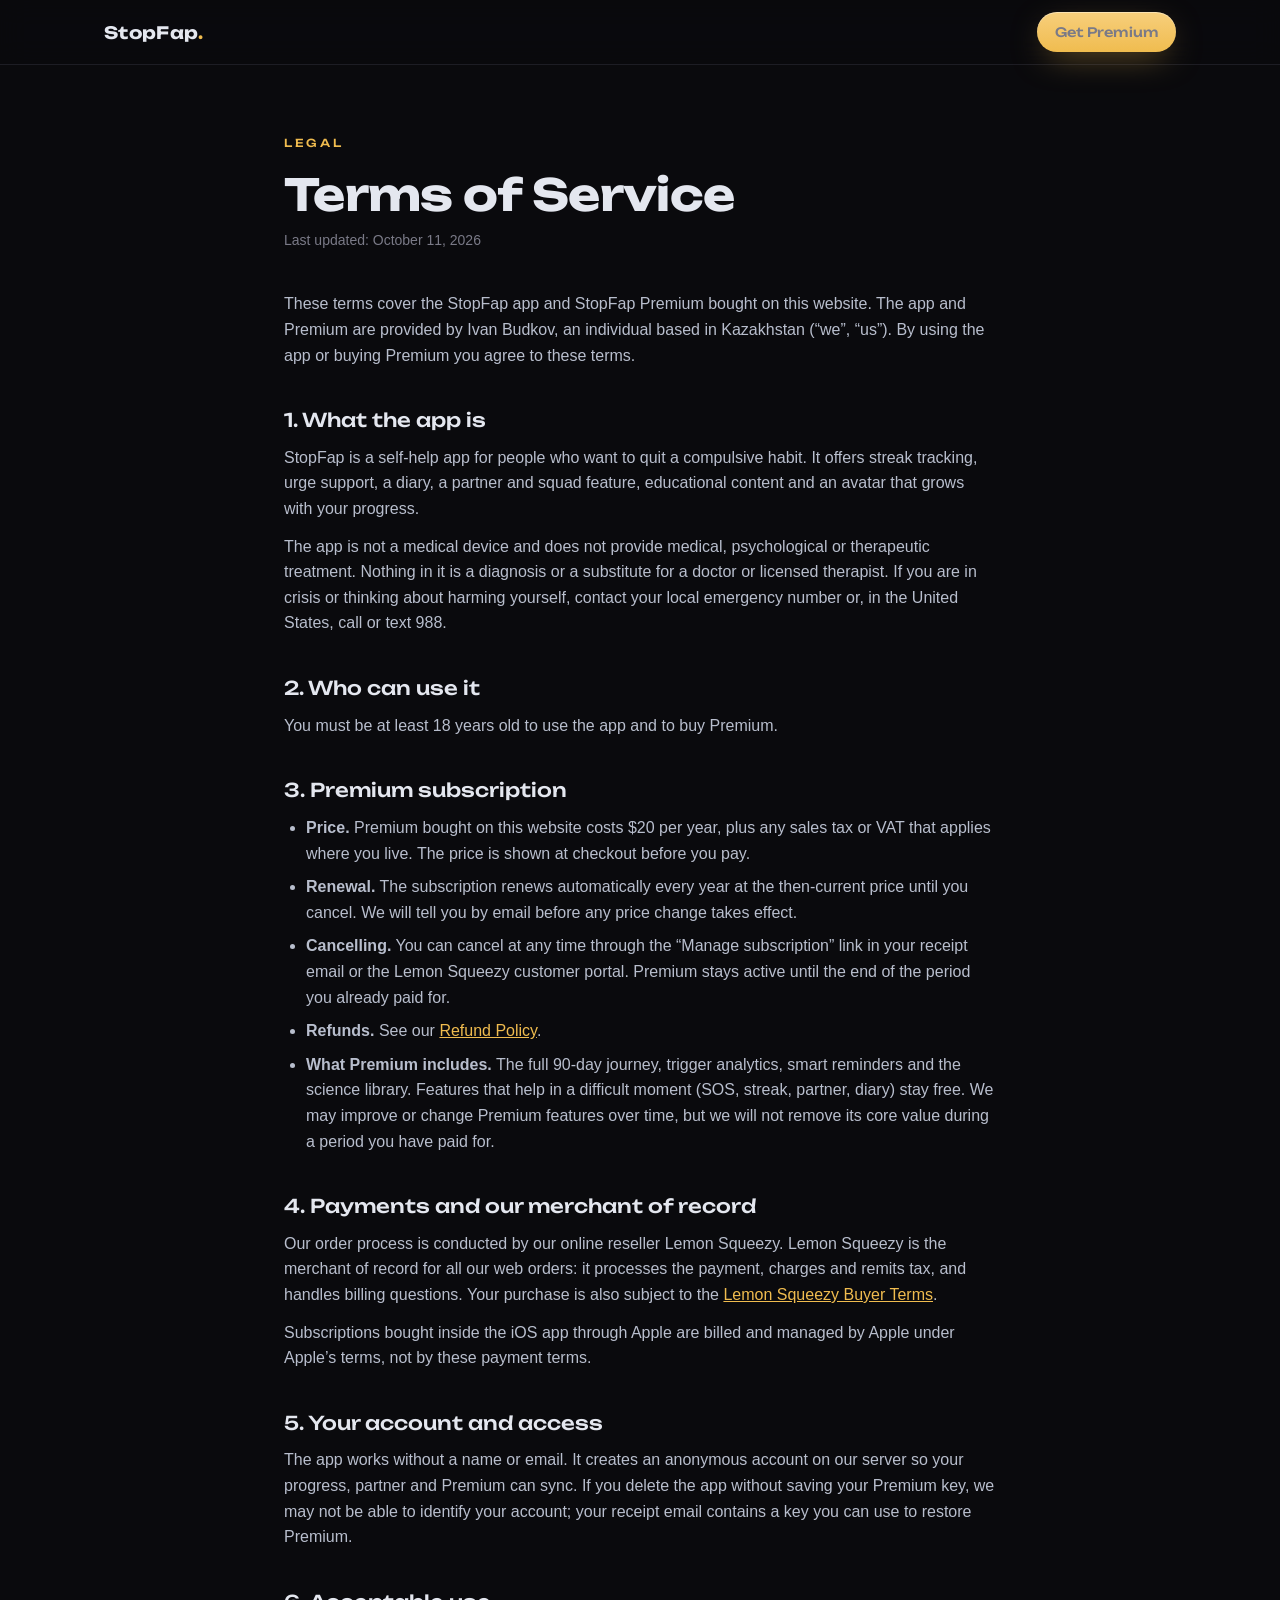
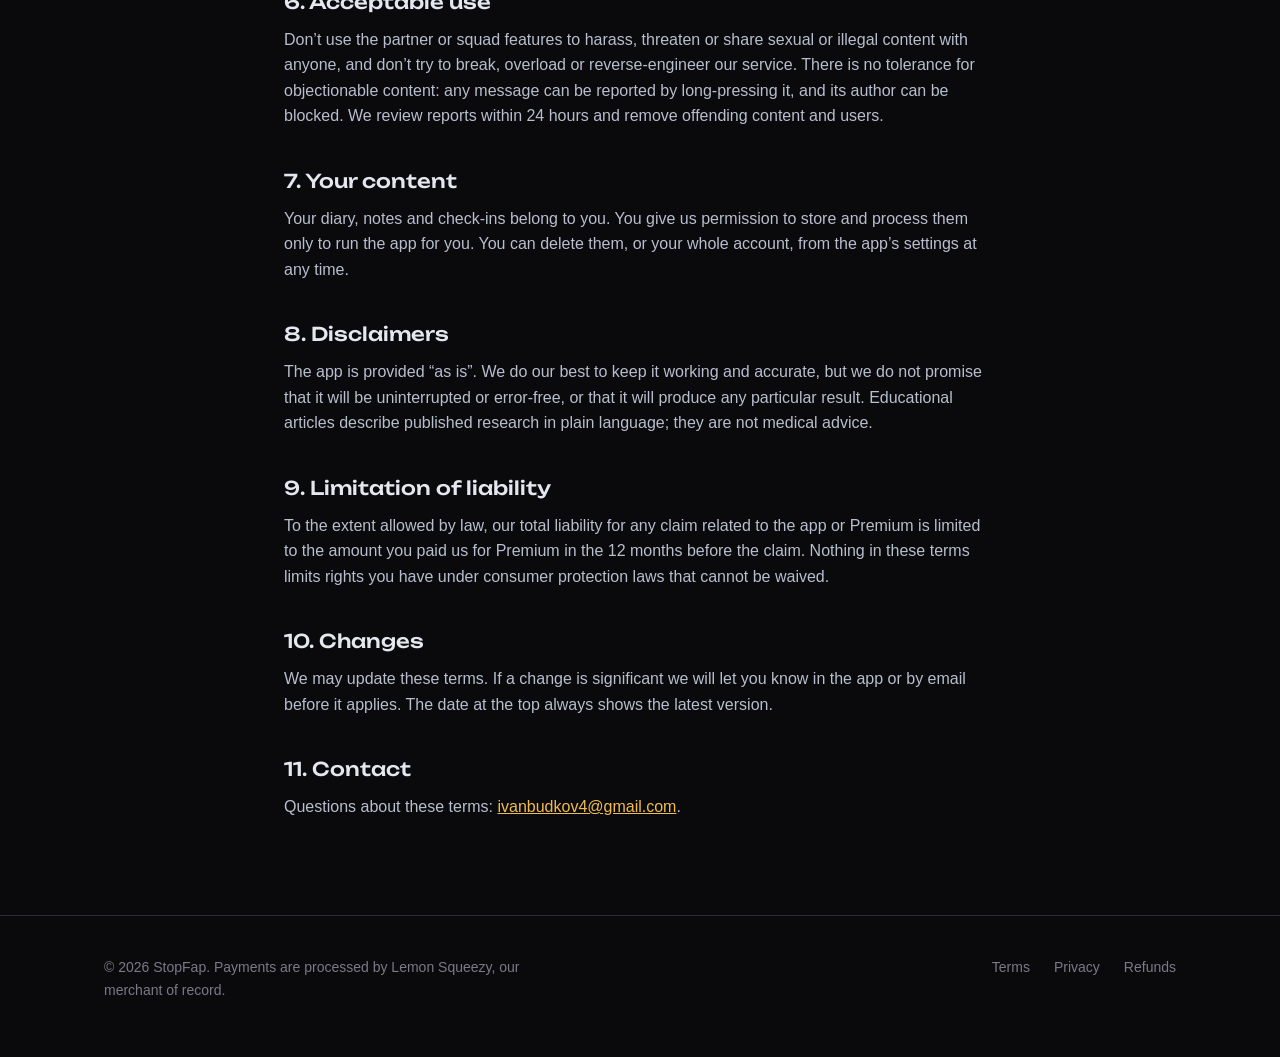
<file: terms.html>
<!doctype html>
<html lang="en">
<head>
<meta charset="utf-8">
<meta name="viewport" content="width=device-width, initial-scale=1, viewport-fit=cover">
<title>Terms of Service — StopFap</title>
<meta name="theme-color" content="#0A0A0D">
<link rel="stylesheet" href="assets/site.css">
</head>
<body>
<header class="nav"><div class="wrap"><a class="wordmark" href="./">StopFap<span>.</span></a><nav class="nav-links"><a class="btn btn-gold btn-sm" href="./#pricing">Get Premium</a></nav></div></header>

<article class="doc">
  <span class="eyebrow">Legal</span>
  <h1>Terms of Service</h1>
  <p class="updated">Last updated: October 11, 2026</p>

  <p>These terms cover the StopFap app and StopFap Premium bought on this website. The app and Premium are provided by Ivan Budkov, an individual based in Kazakhstan (“we”, “us”). By using the app or buying Premium you agree to these terms.</p>

  <h2>1. What the app is</h2>
  <p>StopFap is a self-help app for people who want to quit a compulsive habit. It offers streak tracking, urge support, a diary, a partner and squad feature, educational content and an avatar that grows with your progress.</p>
  <p>The app is not a medical device and does not provide medical, psychological or therapeutic treatment. Nothing in it is a diagnosis or a substitute for a doctor or licensed therapist. If you are in crisis or thinking about harming yourself, contact your local emergency number or, in the United States, call or text 988.</p>

  <h2>2. Who can use it</h2>
  <p>You must be at least 18 years old to use the app and to buy Premium.</p>

  <h2>3. Premium subscription</h2>
  <ul>
    <li><b>Price.</b> Premium bought on this website costs $20 per year, plus any sales tax or VAT that applies where you live. The price is shown at checkout before you pay.</li>
    <li><b>Renewal.</b> The subscription renews automatically every year at the then-current price until you cancel. We will tell you by email before any price change takes effect.</li>
    <li><b>Cancelling.</b> You can cancel at any time through the “Manage subscription” link in your receipt email or the Lemon Squeezy customer portal. Premium stays active until the end of the period you already paid for.</li>
    <li><b>Refunds.</b> See our <a href="refunds.html">Refund Policy</a>.</li>
    <li><b>What Premium includes.</b> The full 90-day journey, trigger analytics, smart reminders and the science library. Features that help in a difficult moment (SOS, streak, partner, diary) stay free. We may improve or change Premium features over time, but we will not remove its core value during a period you have paid for.</li>
  </ul>

  <h2>4. Payments and our merchant of record</h2>
  <p>Our order process is conducted by our online reseller Lemon Squeezy. Lemon Squeezy is the merchant of record for all our web orders: it processes the payment, charges and remits tax, and handles billing questions. Your purchase is also subject to the <a href="https://www.lemonsqueezy.com/buyer-terms" rel="noopener">Lemon Squeezy Buyer Terms</a>.</p>
  <p>Subscriptions bought inside the iOS app through Apple are billed and managed by Apple under Apple’s terms, not by these payment terms.</p>

  <h2>5. Your account and access</h2>
  <p>The app works without a name or email. It creates an anonymous account on our server so your progress, partner and Premium can sync. If you delete the app without saving your Premium key, we may not be able to identify your account; your receipt email contains a key you can use to restore Premium.</p>

  <h2>6. Acceptable use</h2>
  <p>Don’t use the partner or squad features to harass, threaten or share sexual or illegal content with anyone, and don’t try to break, overload or reverse-engineer our service. There is no tolerance for objectionable content: any message can be reported by long-pressing it, and its author can be blocked. We review reports within 24 hours and remove offending content and users.</p>

  <h2>7. Your content</h2>
  <p>Your diary, notes and check-ins belong to you. You give us permission to store and process them only to run the app for you. You can delete them, or your whole account, from the app’s settings at any time.</p>

  <h2>8. Disclaimers</h2>
  <p>The app is provided “as is”. We do our best to keep it working and accurate, but we do not promise that it will be uninterrupted or error-free, or that it will produce any particular result. Educational articles describe published research in plain language; they are not medical advice.</p>

  <h2>9. Limitation of liability</h2>
  <p>To the extent allowed by law, our total liability for any claim related to the app or Premium is limited to the amount you paid us for Premium in the 12 months before the claim. Nothing in these terms limits rights you have under consumer protection laws that cannot be waived.</p>

  <h2>10. Changes</h2>
  <p>We may update these terms. If a change is significant we will let you know in the app or by email before it applies. The date at the top always shows the latest version.</p>

  <h2>11. Contact</h2>
  <p>Questions about these terms: <a href="mailto:ivanbudkov4@gmail.com">ivanbudkov4@gmail.com</a>.</p>
</article>

<footer><div class="wrap"><div class="mor">© 2026 StopFap. Payments are processed by Lemon Squeezy, our merchant of record.</div><nav><a href="terms.html">Terms</a><a href="privacy.html">Privacy</a><a href="refunds.html">Refunds</a></nav></div></footer>
</body>
</html>
</file>
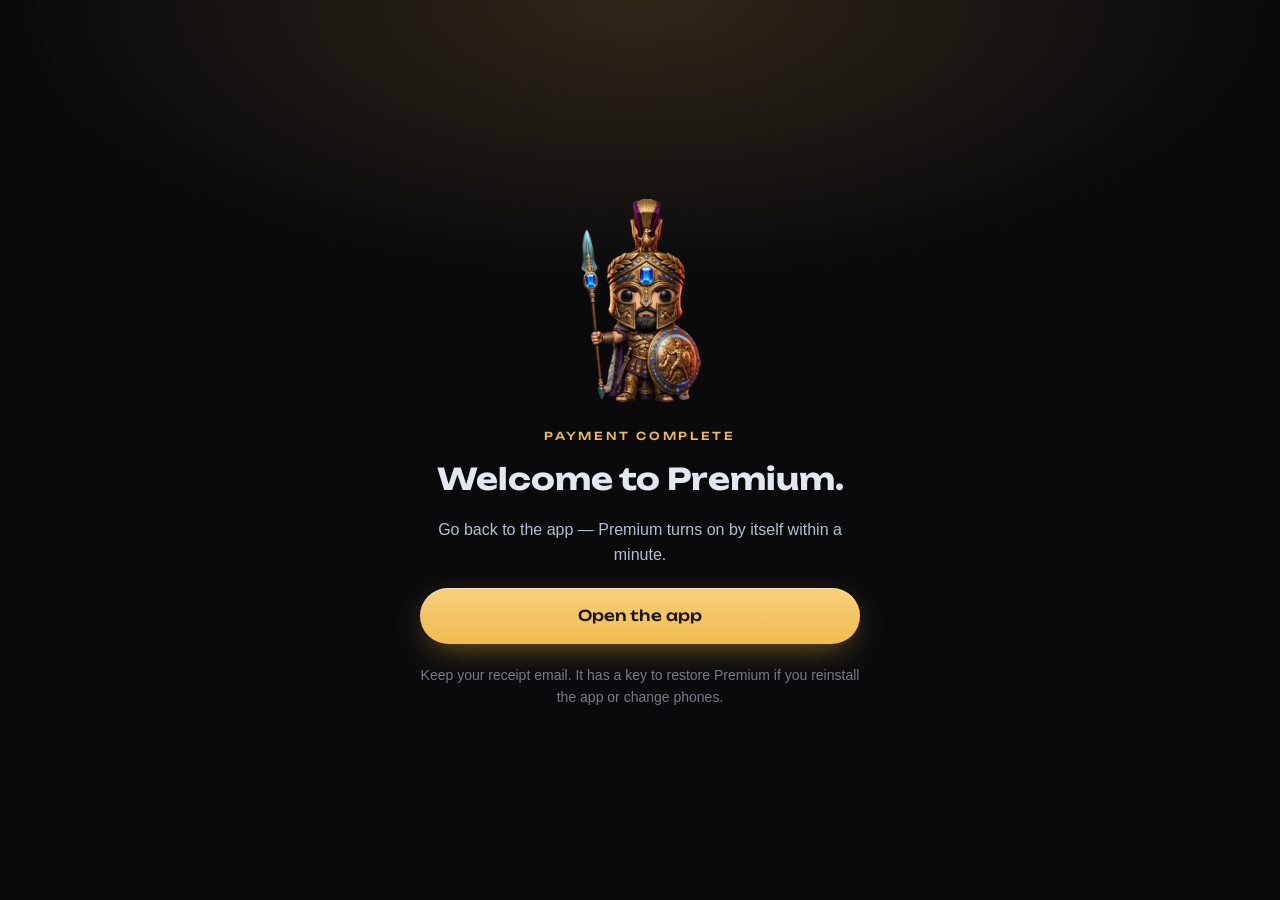
<file: thanks.html>
<!doctype html>
<html lang="en">
<head>
<meta charset="utf-8">
<meta name="viewport" content="width=device-width, initial-scale=1, viewport-fit=cover">
<meta name="robots" content="noindex, nofollow">
<title>Welcome to Premium — StopFap</title>
<meta name="theme-color" content="#0A0A0D">
<link rel="stylesheet" href="assets/site.css">
</head>
<body class="thanks">
<!-- Сюда Lemon Squeezy возвращает после оплаты (Product → Confirmation modal → Button link). -->
<main>
  <img src="assets/spartan_7.webp" width="560" height="560" alt="">
  <span class="eyebrow">Payment complete</span>
  <h1>Welcome to Premium.</h1>
  <p>Go back to the app — Premium turns on by itself within a minute.</p>
  <a class="btn btn-gold" href="nofap://premium">Open the app</a>
  <p class="hint">Keep your receipt email. It has a key to restore Premium if you reinstall the app or change phones.</p>
</main>
</body>
</html>
</file>
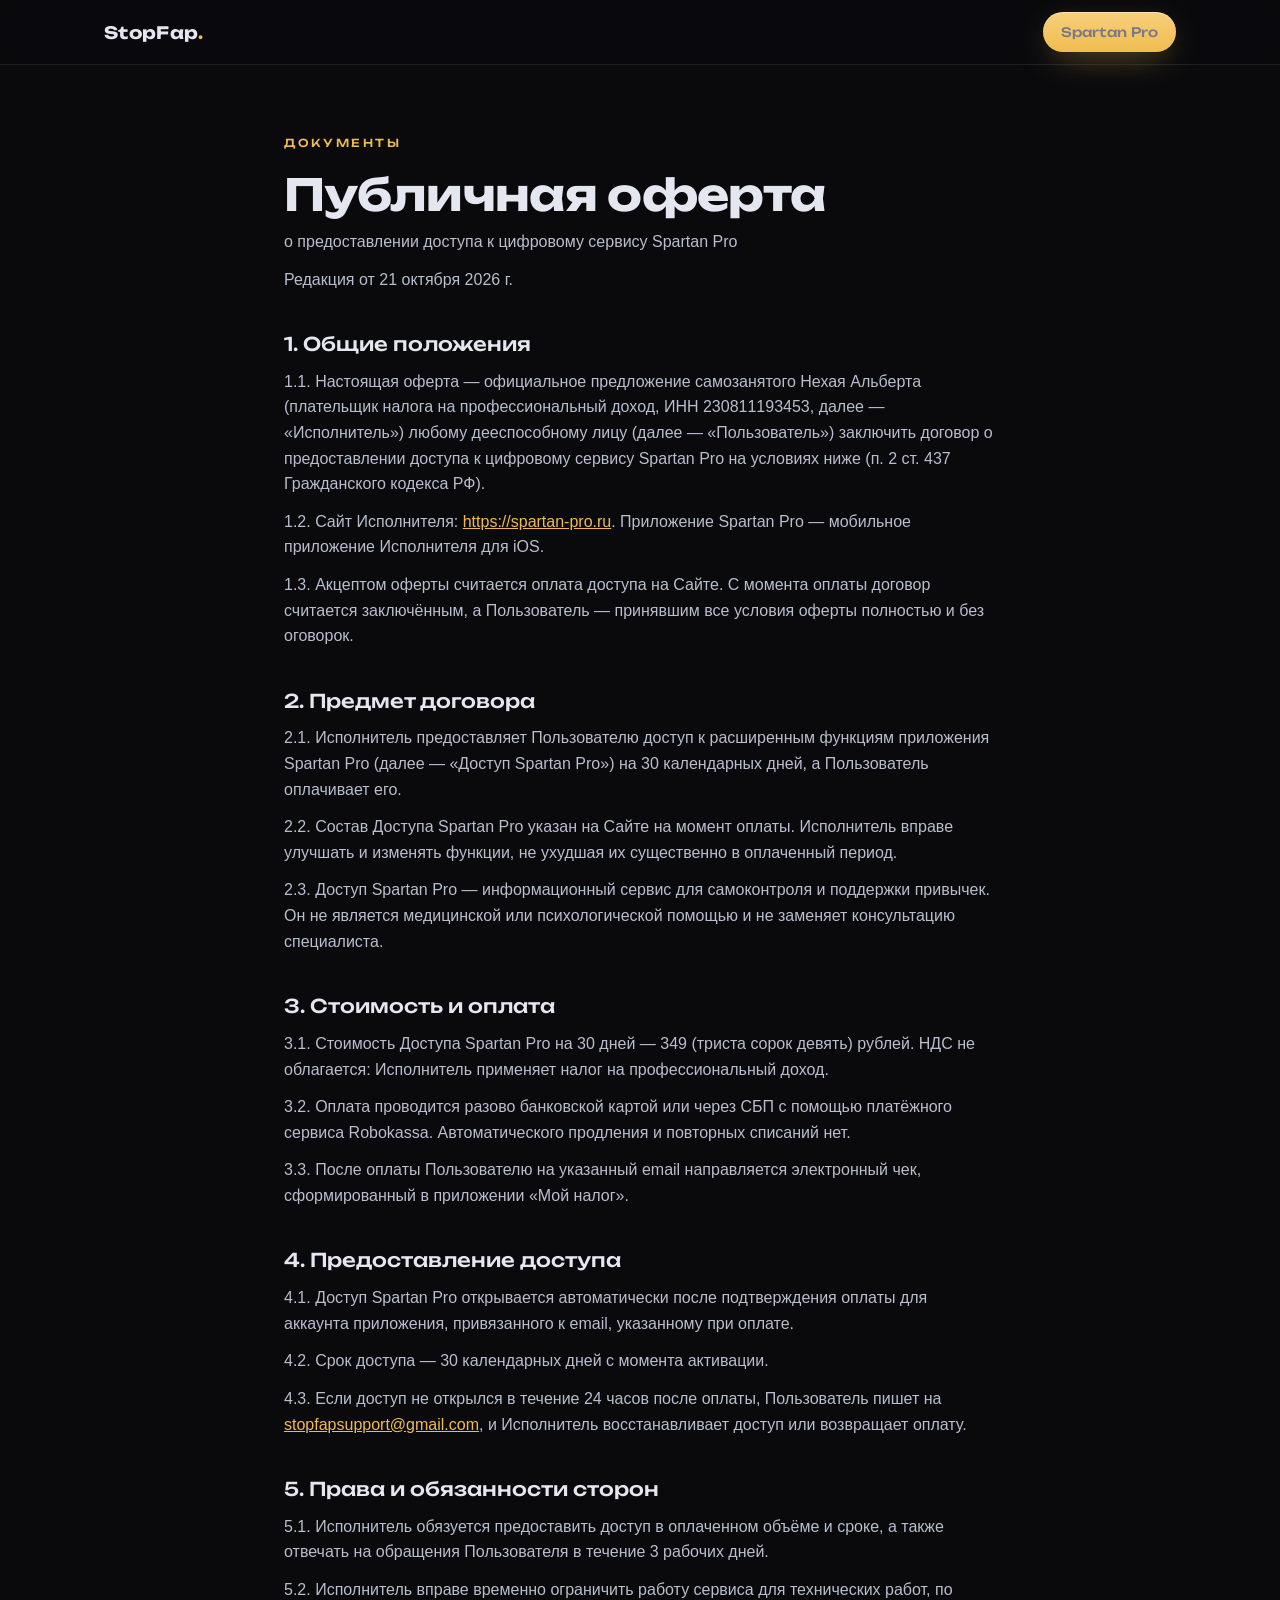
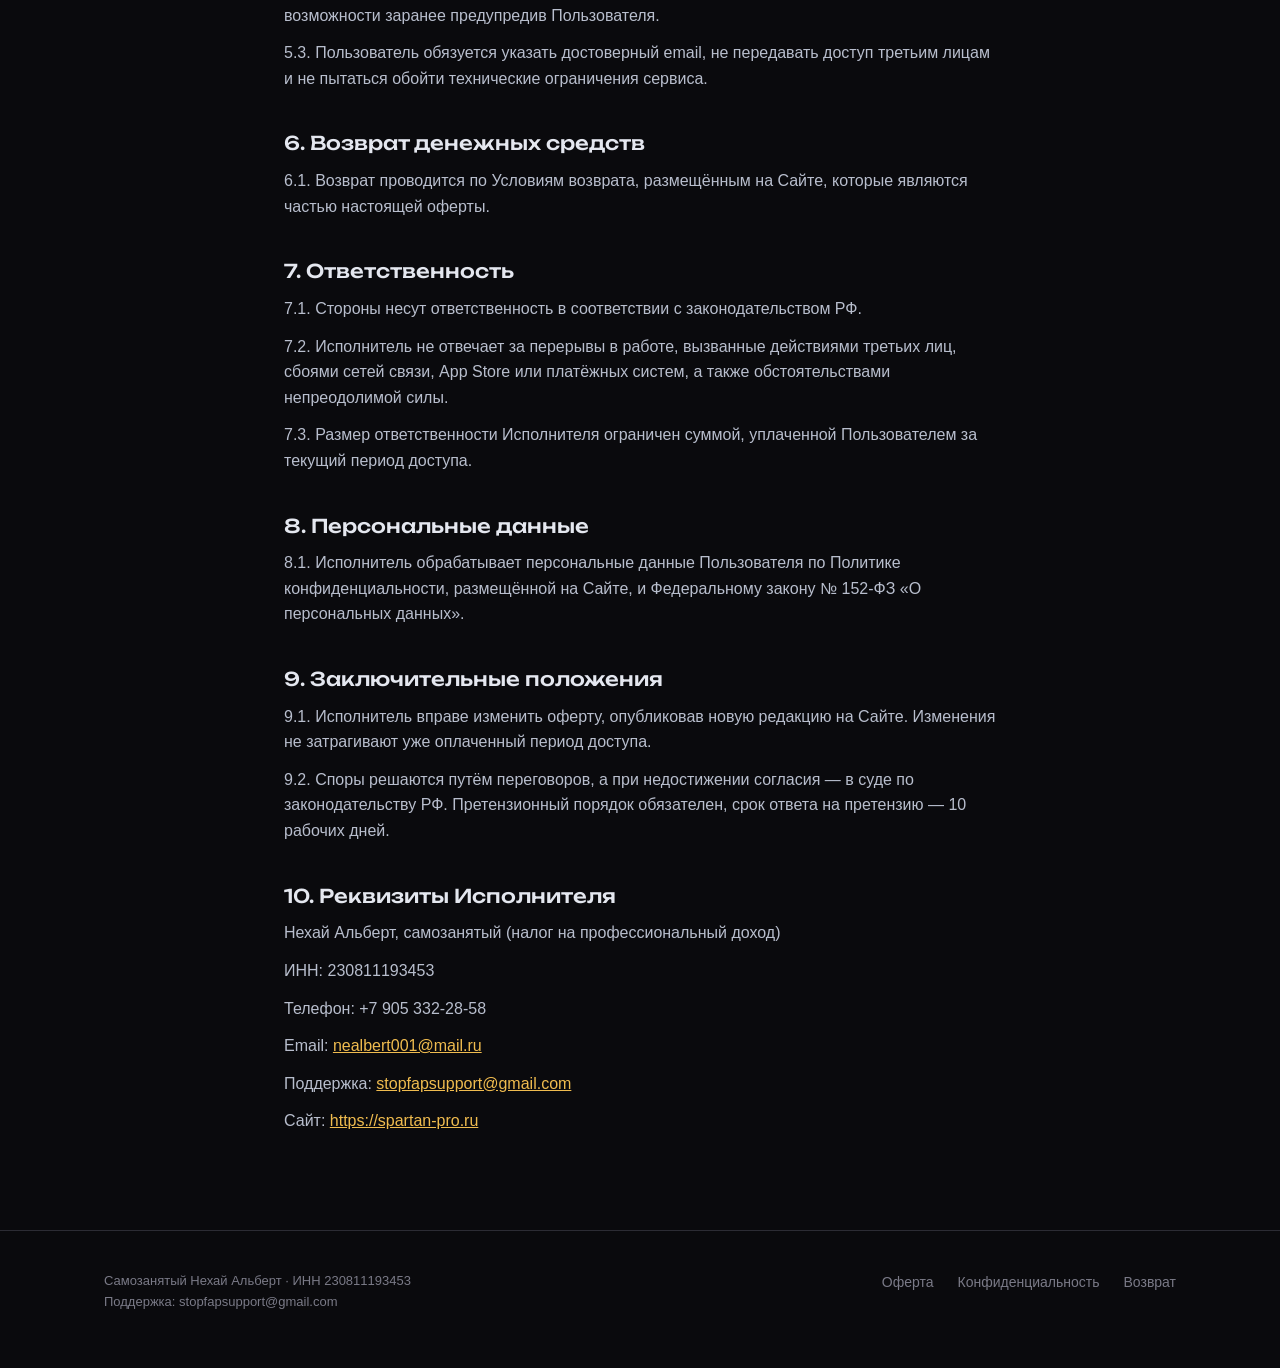
<file: ru/offer.html>
<!doctype html>
<html lang="ru">
<head>
<meta charset="utf-8">
<meta name="viewport" content="width=device-width, initial-scale=1, viewport-fit=cover">
<title>Публичная оферта — Spartan Pro</title>
<meta name="theme-color" content="#0A0A0D">
<link rel="stylesheet" href="../assets/site.css">
</head>
<body>
<header class="nav"><div class="wrap"><a class="wordmark" href="./">StopFap<span>.</span></a><nav class="nav-links"><a class="btn btn-gold btn-sm" href="./#pricing">Spartan Pro</a></nav></div></header>
<article class="doc">
  <span class="eyebrow">Документы</span>
  <h1>Публичная оферта</h1>
  <p>о предоставлении доступа к цифровому сервису Spartan Pro</p>
  <p>Редакция от 21 октября 2026 г.</p>
  <h2>1. Общие положения</h2>
  <p>1.1. Настоящая оферта — официальное предложение самозанятого Нехая Альберта (плательщик налога на профессиональный доход, ИНН 230811193453, далее — «Исполнитель») любому дееспособному лицу (далее — «Пользователь») заключить договор о предоставлении доступа к цифровому сервису Spartan Pro на условиях ниже (п. 2 ст. 437 Гражданского кодекса РФ).</p>
  <p>1.2. Сайт Исполнителя: <a href="https://spartan-pro.ru">https://spartan-pro.ru</a>. Приложение Spartan Pro — мобильное приложение Исполнителя для iOS.</p>
  <p>1.3. Акцептом оферты считается оплата доступа на Сайте. С момента оплаты договор считается заключённым, а Пользователь — принявшим все условия оферты полностью и без оговорок.</p>
  <h2>2. Предмет договора</h2>
  <p>2.1. Исполнитель предоставляет Пользователю доступ к расширенным функциям приложения Spartan Pro (далее — «Доступ Spartan Pro») на 30 календарных дней, а Пользователь оплачивает его.</p>
  <p>2.2. Состав Доступа Spartan Pro указан на Сайте на момент оплаты. Исполнитель вправе улучшать и изменять функции, не ухудшая их существенно в оплаченный период.</p>
  <p>2.3. Доступ Spartan Pro — информационный сервис для самоконтроля и поддержки привычек. Он не является медицинской или психологической помощью и не заменяет консультацию специалиста.</p>
  <h2>3. Стоимость и оплата</h2>
  <p>3.1. Стоимость Доступа Spartan Pro на 30 дней — 349 (триста сорок девять) рублей. НДС не облагается: Исполнитель применяет налог на профессиональный доход.</p>
  <p>3.2. Оплата проводится разово банковской картой или через СБП с помощью платёжного сервиса Robokassa. Автоматического продления и повторных списаний нет.</p>
  <p>3.3. После оплаты Пользователю на указанный email направляется электронный чек, сформированный в приложении «Мой налог».</p>
  <h2>4. Предоставление доступа</h2>
  <p>4.1. Доступ Spartan Pro открывается автоматически после подтверждения оплаты для аккаунта приложения, привязанного к email, указанному при оплате.</p>
  <p>4.2. Срок доступа — 30 календарных дней с момента активации.</p>
  <p>4.3. Если доступ не открылся в течение 24 часов после оплаты, Пользователь пишет на <a href="mailto:stopfapsupport@gmail.com">stopfapsupport@gmail.com</a>, и Исполнитель восстанавливает доступ или возвращает оплату.</p>
  <h2>5. Права и обязанности сторон</h2>
  <p>5.1. Исполнитель обязуется предоставить доступ в оплаченном объёме и сроке, а также отвечать на обращения Пользователя в течение 3 рабочих дней.</p>
  <p>5.2. Исполнитель вправе временно ограничить работу сервиса для технических работ, по возможности заранее предупредив Пользователя.</p>
  <p>5.3. Пользователь обязуется указать достоверный email, не передавать доступ третьим лицам и не пытаться обойти технические ограничения сервиса.</p>
  <h2>6. Возврат денежных средств</h2>
  <p>6.1. Возврат проводится по Условиям возврата, размещённым на Сайте, которые являются частью настоящей оферты.</p>
  <h2>7. Ответственность</h2>
  <p>7.1. Стороны несут ответственность в соответствии с законодательством РФ.</p>
  <p>7.2. Исполнитель не отвечает за перерывы в работе, вызванные действиями третьих лиц, сбоями сетей связи, App Store или платёжных систем, а также обстоятельствами непреодолимой силы.</p>
  <p>7.3. Размер ответственности Исполнителя ограничен суммой, уплаченной Пользователем за текущий период доступа.</p>
  <h2>8. Персональные данные</h2>
  <p>8.1. Исполнитель обрабатывает персональные данные Пользователя по Политике конфиденциальности, размещённой на Сайте, и Федеральному закону № 152-ФЗ «О персональных данных».</p>
  <h2>9. Заключительные положения</h2>
  <p>9.1. Исполнитель вправе изменить оферту, опубликовав новую редакцию на Сайте. Изменения не затрагивают уже оплаченный период доступа.</p>
  <p>9.2. Споры решаются путём переговоров, а при недостижении согласия — в суде по законодательству РФ. Претензионный порядок обязателен, срок ответа на претензию — 10 рабочих дней.</p>
  <h2>10. Реквизиты Исполнителя</h2>
  <p>Нехай Альберт, самозанятый (налог на профессиональный доход)</p>
  <p>ИНН: 230811193453</p>
  <p>Телефон: +7 905 332-28-58</p>
  <p>Email: <a href="mailto:nealbert001@mail.ru">nealbert001@mail.ru</a></p>
  <p>Поддержка: <a href="mailto:stopfapsupport@gmail.com">stopfapsupport@gmail.com</a></p>
  <p>Сайт: <a href="https://spartan-pro.ru">https://spartan-pro.ru</a></p>
</article>
<footer><div class="wrap"><div class="seller">Самозанятый Нехай Альберт · ИНН 230811193453<br>Поддержка: <a href="mailto:stopfapsupport@gmail.com">stopfapsupport@gmail.com</a></div><nav><a href="offer.html">Оферта</a><a href="privacy.html">Конфиденциальность</a><a href="refund.html">Возврат</a></nav></div></footer>
</body>
</html>
</file>
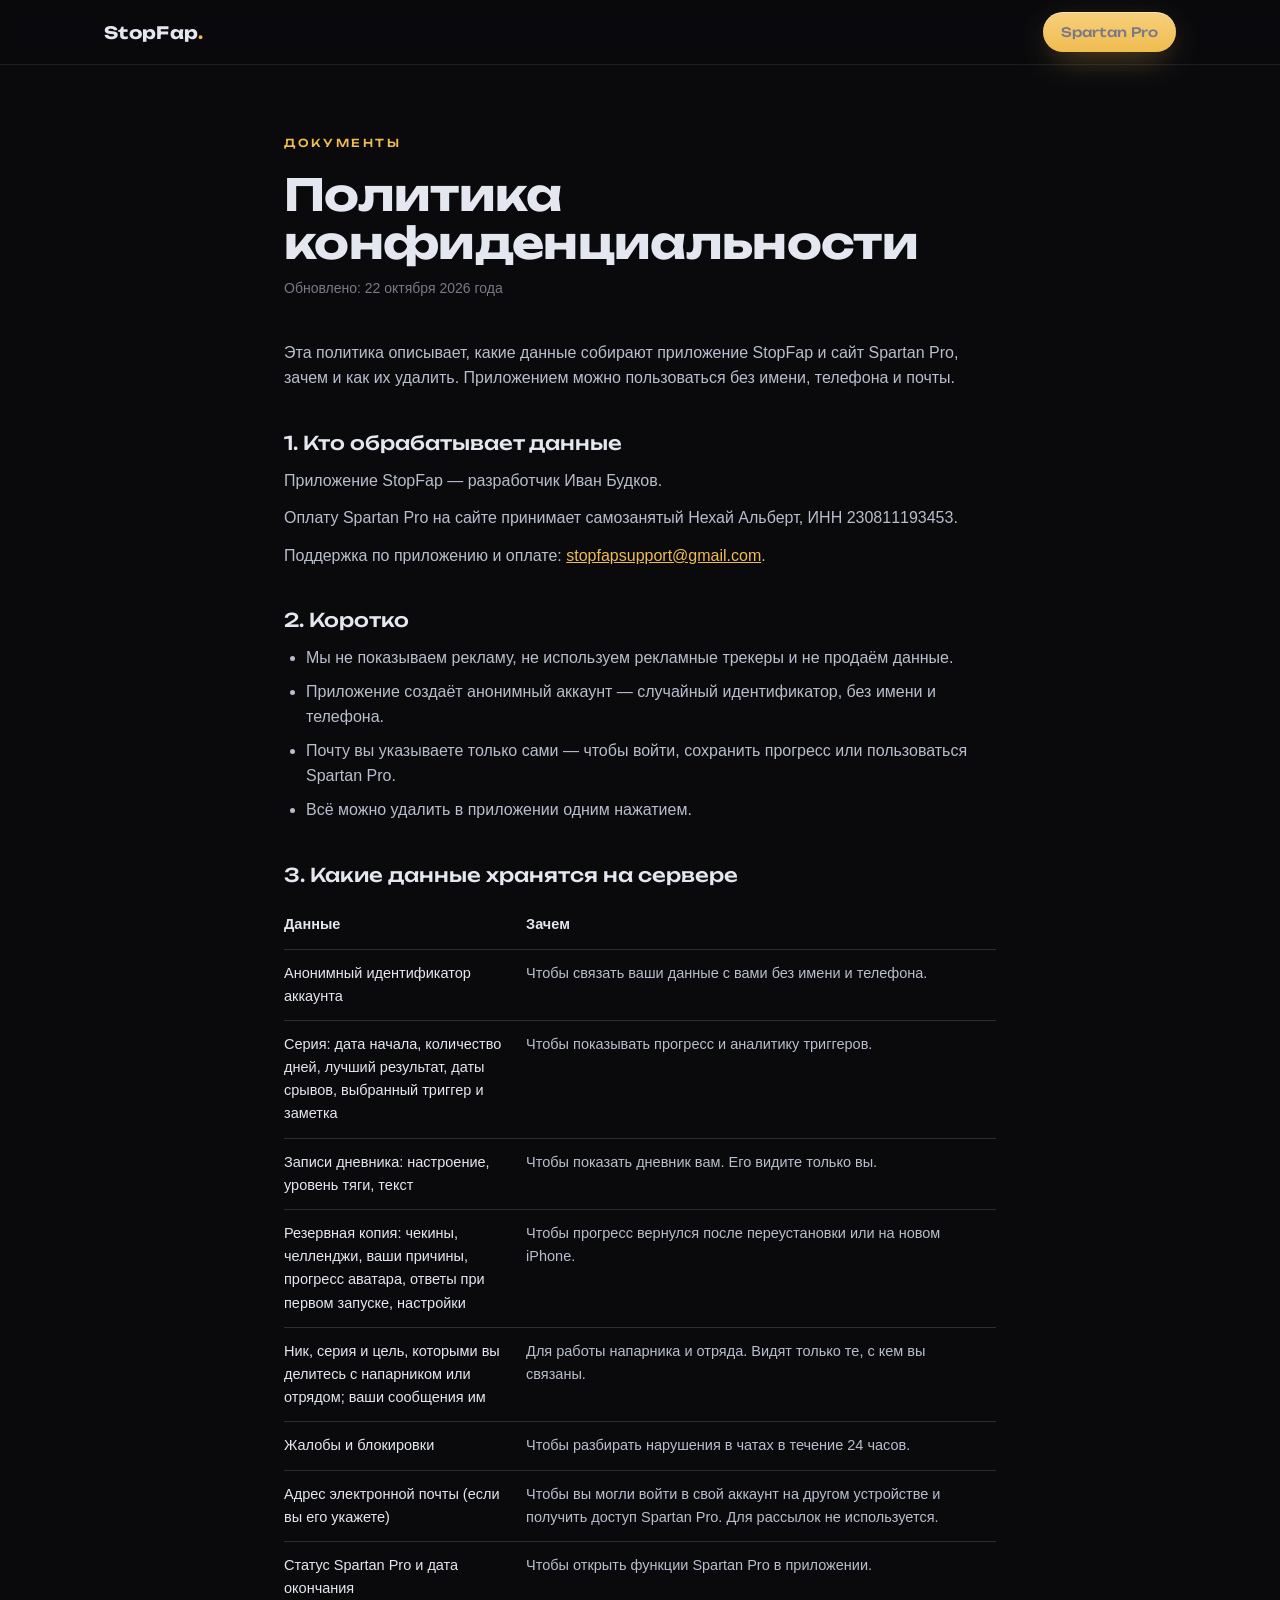
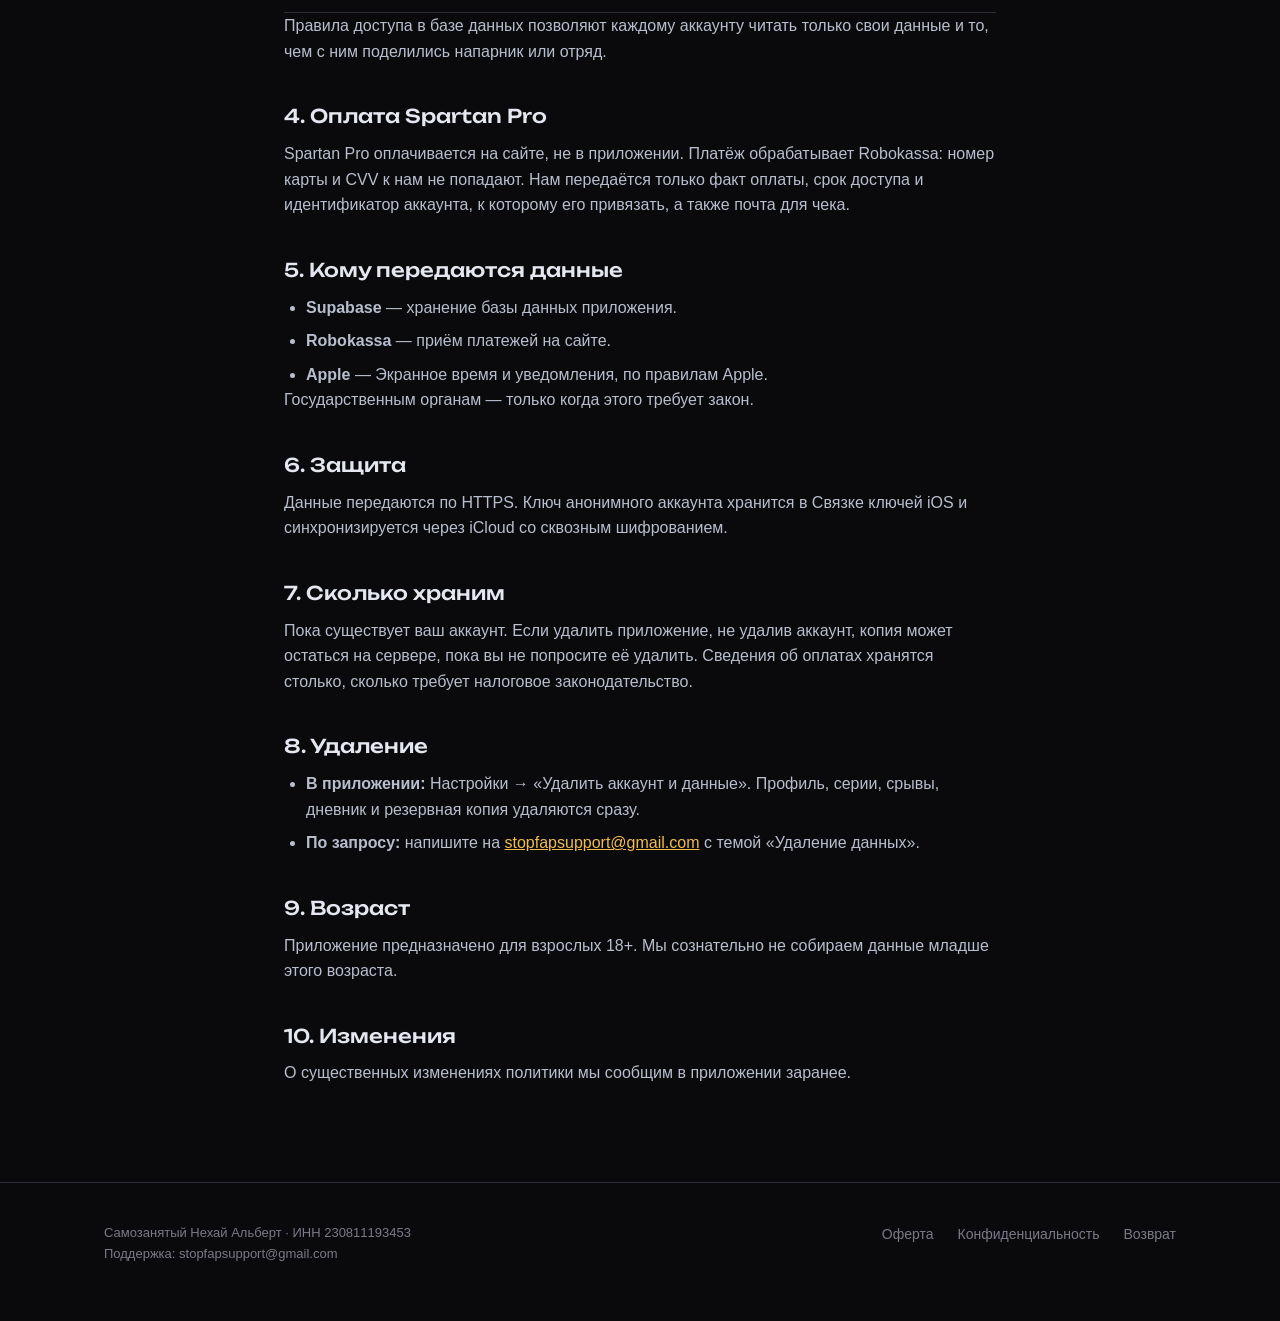
<file: ru/privacy.html>
<!doctype html>
<html lang="ru">
<head>
<meta charset="utf-8">
<meta name="viewport" content="width=device-width, initial-scale=1, viewport-fit=cover">
<title>Политика конфиденциальности — StopFap</title>
<meta name="theme-color" content="#0A0A0D">
<link rel="stylesheet" href="../assets/site.css">
</head>
<body>
<header class="nav"><div class="wrap"><a class="wordmark" href="./">StopFap<span>.</span></a><nav class="nav-links"><a class="btn btn-gold btn-sm" href="./#pricing">Spartan Pro</a></nav></div></header>
<article class="doc">
  <span class="eyebrow">Документы</span>
  <h1>Политика конфиденциальности</h1>
  <p class="updated">Обновлено: 22 октября 2026 года</p>

  <p>Эта политика описывает, какие данные собирают приложение StopFap и сайт Spartan Pro, зачем и как их удалить. Приложением можно пользоваться без имени, телефона и почты.</p>

  <h2>1. Кто обрабатывает данные</h2>
  <p>Приложение StopFap — разработчик Иван Будков.</p>
  <p>Оплату Spartan Pro на сайте принимает самозанятый Нехай Альберт, ИНН 230811193453.</p>
  <p>Поддержка по приложению и оплате: <a href="mailto:stopfapsupport@gmail.com">stopfapsupport@gmail.com</a>.</p>

  <h2>2. Коротко</h2>
  <ul>
    <li>Мы не показываем рекламу, не используем рекламные трекеры и не продаём данные.</li>
    <li>Приложение создаёт анонимный аккаунт — случайный идентификатор, без имени и телефона.</li>
    <li>Почту вы указываете только сами — чтобы войти, сохранить прогресс или пользоваться Spartan Pro.</li>
    <li>Всё можно удалить в приложении одним нажатием.</li>
  </ul>

  <h2>3. Какие данные хранятся на сервере</h2>
  <table>
    <tr><th>Данные</th><th>Зачем</th></tr>
    <tr><td>Анонимный идентификатор аккаунта</td><td>Чтобы связать ваши данные с вами без имени и телефона.</td></tr>
    <tr><td>Серия: дата начала, количество дней, лучший результат, даты срывов, выбранный триггер и заметка</td><td>Чтобы показывать прогресс и аналитику триггеров.</td></tr>
    <tr><td>Записи дневника: настроение, уровень тяги, текст</td><td>Чтобы показать дневник вам. Его видите только вы.</td></tr>
    <tr><td>Резервная копия: чекины, челленджи, ваши причины, прогресс аватара, ответы при первом запуске, настройки</td><td>Чтобы прогресс вернулся после переустановки или на новом iPhone.</td></tr>
    <tr><td>Ник, серия и цель, которыми вы делитесь с напарником или отрядом; ваши сообщения им</td><td>Для работы напарника и отряда. Видят только те, с кем вы связаны.</td></tr>
    <tr><td>Жалобы и блокировки</td><td>Чтобы разбирать нарушения в чатах в течение 24 часов.</td></tr>
    <tr><td>Адрес электронной почты (если вы его укажете)</td><td>Чтобы вы могли войти в свой аккаунт на другом устройстве и получить доступ Spartan Pro. Для рассылок не используется.</td></tr>
    <tr><td>Статус Spartan Pro и дата окончания</td><td>Чтобы открыть функции Spartan Pro в приложении.</td></tr>
  </table>
  <p>Правила доступа в базе данных позволяют каждому аккаунту читать только свои данные и то, чем с ним поделились напарник или отряд.</p>

  <h2>4. Оплата Spartan Pro</h2>
  <p>Spartan Pro оплачивается на сайте, не в приложении. Платёж обрабатывает Robokassa: номер карты и CVV к нам не попадают. Нам передаётся только факт оплаты, срок доступа и идентификатор аккаунта, к которому его привязать, а также почта для чека.</p>

  <h2>5. Кому передаются данные</h2>
  <ul>
    <li><b>Supabase</b> — хранение базы данных приложения.</li>
    <li><b>Robokassa</b> — приём платежей на сайте.</li>
    <li><b>Apple</b> — Экранное время и уведомления, по правилам Apple.</li>
  </ul>
  <p>Государственным органам — только когда этого требует закон.</p>

  <h2>6. Защита</h2>
  <p>Данные передаются по HTTPS. Ключ анонимного аккаунта хранится в Связке ключей iOS и синхронизируется через iCloud со сквозным шифрованием.</p>

  <h2>7. Сколько храним</h2>
  <p>Пока существует ваш аккаунт. Если удалить приложение, не удалив аккаунт, копия может остаться на сервере, пока вы не попросите её удалить. Сведения об оплатах хранятся столько, сколько требует налоговое законодательство.</p>

  <h2>8. Удаление</h2>
  <ul>
    <li><b>В приложении:</b> Настройки → «Удалить аккаунт и данные». Профиль, серии, срывы, дневник и резервная копия удаляются сразу.</li>
    <li><b>По запросу:</b> напишите на <a href="mailto:stopfapsupport@gmail.com">stopfapsupport@gmail.com</a> с темой «Удаление данных».</li>
  </ul>

  <h2>9. Возраст</h2>
  <p>Приложение предназначено для взрослых 18+. Мы сознательно не собираем данные младше этого возраста.</p>

  <h2>10. Изменения</h2>
  <p>О существенных изменениях политики мы сообщим в приложении заранее.</p>
</article>
<footer><div class="wrap"><div class="seller">Самозанятый Нехай Альберт · ИНН 230811193453<br>Поддержка: <a href="mailto:stopfapsupport@gmail.com">stopfapsupport@gmail.com</a></div><nav><a href="offer.html">Оферта</a><a href="privacy.html">Конфиденциальность</a><a href="refund.html">Возврат</a></nav></div></footer>
</body>
</html>
</file>
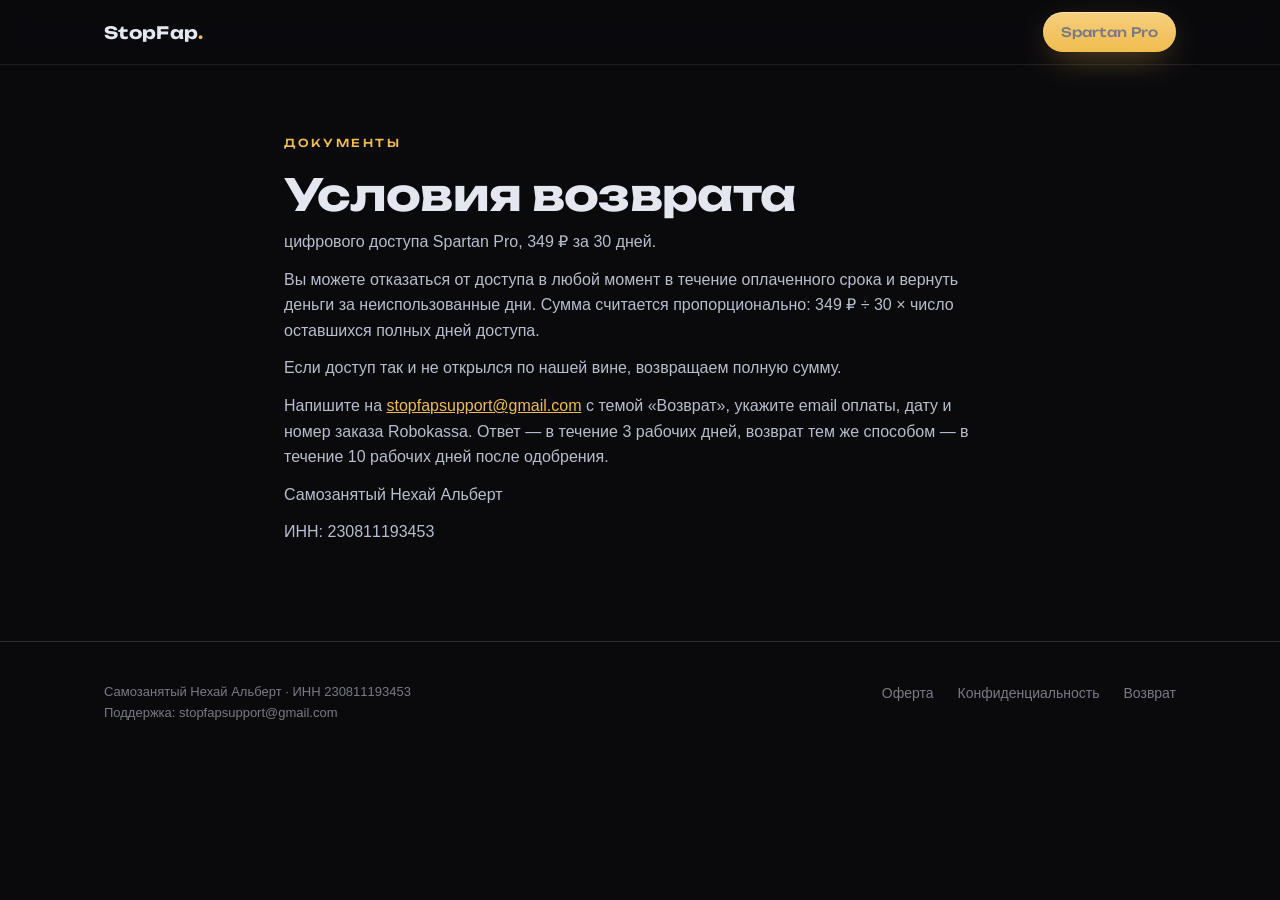
<file: ru/refund.html>
<!doctype html>
<html lang="ru">
<head>
<meta charset="utf-8">
<meta name="viewport" content="width=device-width, initial-scale=1, viewport-fit=cover">
<title>Условия возврата — Spartan Pro</title>
<meta name="theme-color" content="#0A0A0D">
<link rel="stylesheet" href="../assets/site.css">
</head>
<body>
<header class="nav"><div class="wrap"><a class="wordmark" href="./">StopFap<span>.</span></a><nav class="nav-links"><a class="btn btn-gold btn-sm" href="./#pricing">Spartan Pro</a></nav></div></header>
<article class="doc">
  <span class="eyebrow">Документы</span>
  <h1>Условия возврата</h1>
  <p>цифрового доступа Spartan Pro, 349 ₽ за 30 дней.</p>
  <p>Вы можете отказаться от доступа в любой момент в течение оплаченного срока и вернуть деньги за неиспользованные дни. Сумма считается пропорционально: 349 ₽ ÷ 30 × число оставшихся полных дней доступа.</p>
  <p>Если доступ так и не открылся по нашей вине, возвращаем полную сумму.</p>
  <p>Напишите на <a href="mailto:stopfapsupport@gmail.com">stopfapsupport@gmail.com</a> с темой «Возврат», укажите email оплаты, дату и номер заказа Robokassa. Ответ — в течение 3 рабочих дней, возврат тем же способом — в течение 10 рабочих дней после одобрения.</p>
  <p>Самозанятый Нехай Альберт</p>
  <p>ИНН: 230811193453</p>
</article>
<footer><div class="wrap"><div class="seller">Самозанятый Нехай Альберт · ИНН 230811193453<br>Поддержка: <a href="mailto:stopfapsupport@gmail.com">stopfapsupport@gmail.com</a></div><nav><a href="offer.html">Оферта</a><a href="privacy.html">Конфиденциальность</a><a href="refund.html">Возврат</a></nav></div></footer>
</body>
</html>
</file>
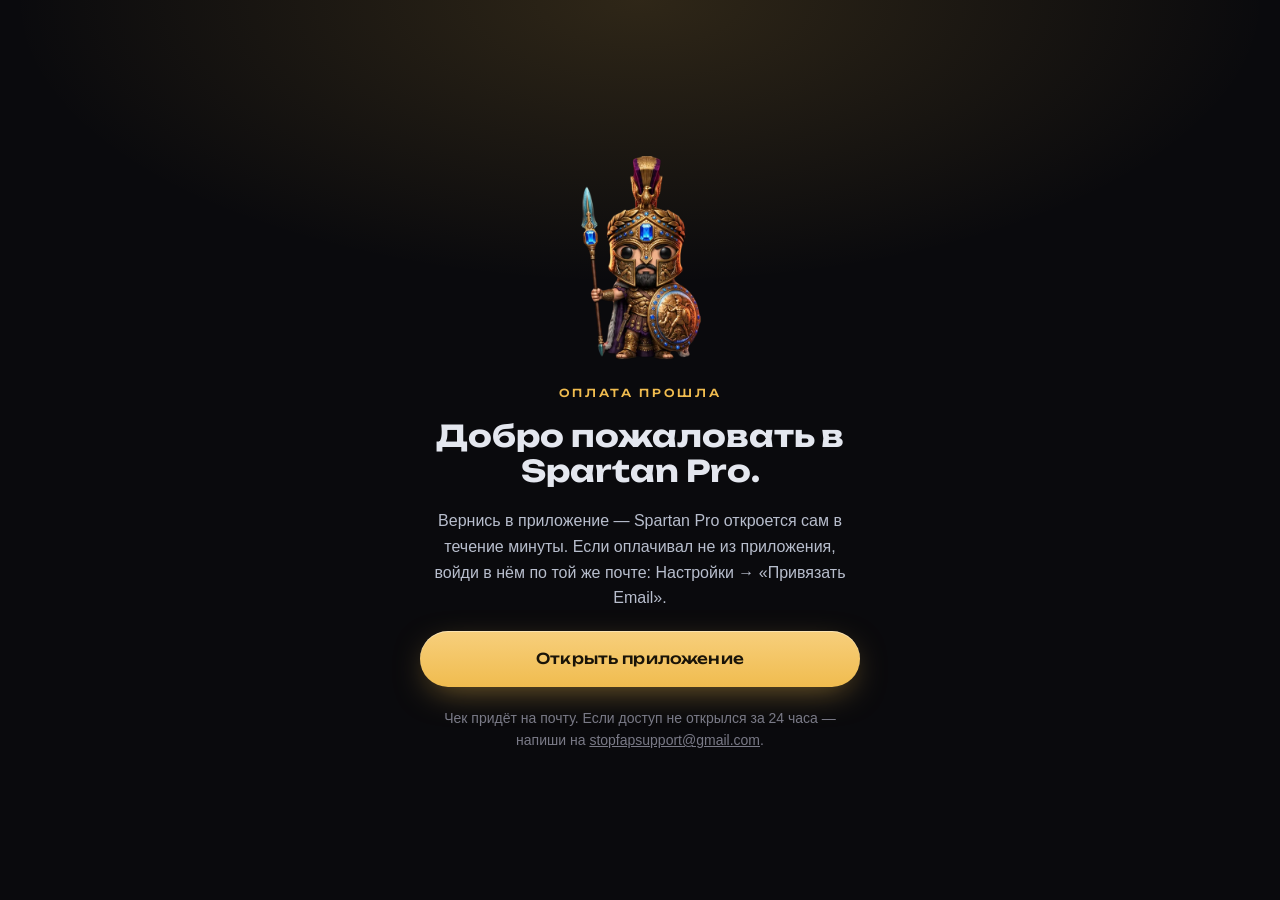
<file: ru/thanks.html>
<!doctype html>
<html lang="ru">
<head>
<meta charset="utf-8">
<meta name="viewport" content="width=device-width, initial-scale=1, viewport-fit=cover">
<meta name="robots" content="noindex, nofollow">
<title>Spartan Pro открыт — StopFap</title>
<meta name="theme-color" content="#0A0A0D">
<link rel="stylesheet" href="../assets/site.css">
</head>
<body class="thanks">
<!-- Сюда Robokassa возвращает после оплаты (SuccessURL в настройках магазина). -->
<main>
  <img src="../assets/spartan_7.webp" width="560" height="560" alt="">
  <span class="eyebrow">Оплата прошла</span>
  <h1>Добро пожаловать в Spartan Pro.</h1>
  <p>Вернись в приложение — Spartan Pro откроется сам в течение минуты. Если оплачивал не из приложения, войди в нём по той же почте: Настройки → «Привязать Email».</p>
  <a class="btn btn-gold" href="nofap://premium">Открыть приложение</a>
  <p class="hint">Чек придёт на почту. Если доступ не открылся за 24 часа — напиши на <a href="mailto:stopfapsupport@gmail.com">stopfapsupport@gmail.com</a>.</p>
</main>
</body>
</html>
</file>
<file: assets/site.css>
@font-face { font-family: "Unbounded"; src: url("fonts/Unbounded-Regular.ttf") format("truetype"); font-weight: 400; font-display: swap; }
@font-face { font-family: "Unbounded"; src: url("fonts/Unbounded-Medium.ttf") format("truetype"); font-weight: 500 600; font-display: swap; }
@font-face { font-family: "Unbounded"; src: url("fonts/Unbounded-Bold.ttf") format("truetype"); font-weight: 700; font-display: swap; }
@font-face { font-family: "Playfair Display"; src: url("fonts/PlayfairDisplay-Italic.ttf") format("truetype"); font-style: italic; font-display: swap; }

/* Те же токены, что Palette в приложении: обсидиан, мрамор, золото. */
:root {
  --obsidian: #0A0A0D;
  --basalt: #141418;
  --basalt-2: #1A1A1F;
  --vein: #2C2C34;
  --marble-high: #E4E7EF;
  --marble: #B8BECD;
  --ash: #7A7A87;
  --gold: #F0BC4F;
  --gold-light: #F7CF7C;
  --gold-deep: #C9952F;
  --gold-fill: linear-gradient(180deg, var(--gold-light), var(--gold));
  --display: "Unbounded", system-ui, sans-serif;
  --body: -apple-system, BlinkMacSystemFont, "Segoe UI", Roboto, "Helvetica Neue", sans-serif;
  --quote: "Playfair Display", Georgia, serif;
  --radius: 22px;
  --wrap: 1120px;
}

* { box-sizing: border-box; margin: 0; padding: 0; }
html { background: var(--obsidian); scroll-behavior: smooth; -webkit-text-size-adjust: 100%; }
body {
  min-height: 100dvh;
  color: var(--marble);
  background: var(--obsidian);
  font: 16px/1.6 var(--body);
  -webkit-font-smoothing: antialiased;
  overflow-x: hidden;
}
img { display: block; max-width: 100%; height: auto; }
a { color: inherit; }
::selection { background: rgba(240, 188, 79, 0.35); color: var(--marble-high); }

.wrap { width: 100%; max-width: var(--wrap); margin: 0 auto; padding: 0 24px; }
@media (max-width: 520px) { .wrap { padding: 0 16px; } }

/* ── Шапка ───────────────────────────────────────── */
.nav {
  position: sticky; top: 0; z-index: 10;
  background: rgba(10, 10, 13, 0.78);
  backdrop-filter: saturate(140%) blur(14px);
  -webkit-backdrop-filter: saturate(140%) blur(14px);
  border-bottom: 1px solid rgba(44, 44, 52, 0.6);
}
.nav .wrap { display: flex; align-items: center; justify-content: space-between; height: 64px; }
.wordmark {
  font: 700 17px/1 var(--display);
  color: var(--marble-high);
  text-decoration: none;
  letter-spacing: 0.02em;
}
.wordmark span { color: var(--gold); }
.nav-links { display: flex; gap: 28px; align-items: center; font-size: 14px; }
.nav-links a { text-decoration: none; color: var(--ash); transition: color .2s; }
.nav-links a:hover { color: var(--marble-high); }
@media (max-width: 640px) { .nav-links .hide-sm { display: none; } }

/* ── Кнопки ──────────────────────────────────────── */
.btn {
  display: inline-flex; align-items: center; justify-content: center; gap: 10px;
  min-height: 56px; padding: 0 30px;
  border-radius: 999px;
  font: 600 15px/1 var(--display);
  letter-spacing: 0.01em;
  text-decoration: none;
  cursor: pointer;
  border: 0;
  transition: transform .15s ease, box-shadow .25s ease, opacity .2s;
}
.btn:active { transform: scale(0.98); }
.btn-gold {
  background: var(--gold-fill);
  color: #1A1408;
  box-shadow: 0 10px 34px -10px rgba(240, 188, 79, 0.55), inset 0 1px 0 rgba(255, 255, 255, 0.4);
}
.btn-gold:hover { box-shadow: 0 14px 44px -10px rgba(240, 188, 79, 0.75), inset 0 1px 0 rgba(255, 255, 255, 0.4); }
.btn-ghost { background: transparent; color: var(--marble-high); border: 1px solid var(--vein); }
.btn-ghost:hover { border-color: var(--ash); }
.btn-sm { min-height: 40px; padding: 0 18px; font-size: 13px; }
.btn[aria-disabled="true"] { opacity: 0.55; cursor: not-allowed; }

.eyebrow {
  font: 600 11px/1 var(--display);
  letter-spacing: 0.24em;
  text-transform: uppercase;
  color: var(--gold);
}

/* ── Hero ────────────────────────────────────────── */
.hero { position: relative; padding: 88px 0 72px; overflow: hidden; }
.hero::before {
  content: ""; position: absolute; inset: -20% -10% auto auto; width: 70%; height: 120%;
  background: radial-gradient(closest-side, rgba(240, 188, 79, 0.16), transparent 70%);
  pointer-events: none;
}
.hero .wrap { position: relative; display: grid; grid-template-columns: 1.1fr 0.9fr; gap: 48px; align-items: center; }
.hero h1 {
  font: 700 clamp(40px, 6.4vw, 76px)/1.02 var(--display);
  color: var(--marble-high);
  letter-spacing: -0.02em;
  margin: 22px 0 24px;
}
.hero h1 em { font-style: normal; background: var(--gold-fill); -webkit-background-clip: text; background-clip: text; color: transparent; }
.hero .lede { font-size: 19px; color: var(--marble); max-width: 31em; }
.hero-cta { display: flex; flex-wrap: wrap; gap: 14px; align-items: center; margin-top: 36px; }
.hero-note { margin-top: 18px; font-size: 13px; color: var(--ash); }
.hero-art { position: relative; }
.hero-art img {
  width: 100%;
  -webkit-mask-image: radial-gradient(ellipse 75% 75% at 55% 50%, #000 55%, transparent 100%);
  mask-image: radial-gradient(ellipse 75% 75% at 55% 50%, #000 55%, transparent 100%);
}
.hero-quote {
  position: absolute; left: -8%; bottom: 6%;
  max-width: 270px;
  padding: 16px 20px;
  background: rgba(20, 20, 24, 0.86);
  border: 1px solid var(--vein);
  border-radius: 16px;
  font: italic 17px/1.4 var(--quote);
  color: var(--marble-high);
  backdrop-filter: blur(8px); -webkit-backdrop-filter: blur(8px);
}
.hero-quote small { display: block; margin-top: 8px; font: 500 11px/1 var(--body); letter-spacing: 0.08em; text-transform: uppercase; color: var(--ash); font-style: normal; }
@media (max-width: 860px) {
  .hero { padding: 48px 0 40px; }
  .hero .wrap { grid-template-columns: 1fr; gap: 28px; }
  .hero-art { order: -1; max-width: 420px; margin: 0 auto; }
  .hero-quote { position: static; max-width: none; margin-top: -12px; font-size: 15px; text-align: center; }
  .hero .lede { font-size: 17px; }
}

/* ── Секции ─────────────────────────────────────── */
section { padding: 96px 0; }
@media (max-width: 640px) { section { padding: 64px 0; } }
.section-head { max-width: 640px; margin-bottom: 48px; }
.section-head h2 {
  font: 700 clamp(28px, 4vw, 44px)/1.1 var(--display);
  color: var(--marble-high);
  letter-spacing: -0.015em;
  margin-top: 16px;
}
.section-head p { margin-top: 16px; color: var(--ash); font-size: 17px; }
.rule { height: 1px; background: linear-gradient(90deg, transparent, var(--vein), transparent); }

/* Free / Premium */
.split { display: grid; grid-template-columns: 0.85fr 1.15fr; gap: 20px; }
@media (max-width: 860px) { .split { grid-template-columns: 1fr; } }
.panel {
  border: 1px solid var(--vein);
  border-radius: var(--radius);
  background: var(--basalt);
  padding: 32px;
}
@media (max-width: 520px) { .panel { padding: 24px 20px; } }
.panel h3 { font: 600 15px/1.2 var(--display); color: var(--marble-high); display: flex; align-items: center; gap: 10px; }
.panel h3 .tag { font: 600 10px/1 var(--display); letter-spacing: 0.18em; text-transform: uppercase; padding: 6px 9px; border-radius: 999px; }
.tag-free { color: var(--marble); border: 1px solid var(--vein); }
.tag-pro { color: #1A1408; background: var(--gold-fill); }
.panel-pro {
  background:
    radial-gradient(120% 80% at 100% 0%, rgba(240, 188, 79, 0.13), transparent 60%),
    var(--basalt);
  border-color: rgba(240, 188, 79, 0.35);
}
.list { list-style: none; margin-top: 24px; display: grid; gap: 20px; }
.list li { display: grid; grid-template-columns: 40px 1fr; gap: 14px; align-items: start; }
.list .ic {
  width: 40px; height: 40px; border-radius: 50%;
  display: grid; place-items: center;
  background: rgba(240, 188, 79, 0.1);
  color: var(--gold);
}
.list .ic svg { width: 19px; height: 19px; }
.panel-free .ic { background: rgba(184, 190, 205, 0.08); color: var(--marble); }
.list b { display: block; color: var(--marble-high); font-weight: 600; font-size: 16px; }
.list span { display: block; color: var(--ash); font-size: 14.5px; margin-top: 2px; }
.free-note { margin-top: 24px; padding-top: 20px; border-top: 1px solid var(--vein); font: italic 17px/1.45 var(--quote); color: var(--marble); }

/* Ранги */
.ranks { display: grid; grid-template-columns: repeat(3, 1fr); gap: 20px; }
.rank { text-align: center; }
.rank-figure {
  aspect-ratio: 1; border-radius: var(--radius);
  background: radial-gradient(circle at 50% 60%, #1E1E24, var(--basalt) 70%);
  border: 1px solid var(--vein);
  display: grid; place-items: center; overflow: hidden;
}
.rank-figure img { width: 88%; }
.rank:last-child .rank-figure { border-color: rgba(240, 188, 79, 0.4); background: radial-gradient(circle at 50% 60%, rgba(240, 188, 79, 0.16), var(--basalt) 70%); }
.rank .num { margin-top: 18px; font: 600 11px/1 var(--display); letter-spacing: 0.2em; color: var(--ash); text-transform: uppercase; }
.rank h3 { margin-top: 8px; font: 600 17px/1.25 var(--display); color: var(--marble-high); }
.rank p { margin-top: 6px; font-size: 14.5px; color: var(--ash); }
@media (max-width: 640px) {
  .ranks { grid-template-columns: 1fr 1fr 1fr; gap: 10px; }
  .rank h3 { font-size: 12px; }
  .rank p { display: none; }
  .rank .num { font-size: 9px; letter-spacing: 0.12em; }
}

/* Цена */
.pricing { display: grid; grid-template-columns: 1fr 1fr; gap: 56px; align-items: center; }
@media (max-width: 860px) { .pricing { grid-template-columns: 1fr; gap: 32px; } }
.price-card {
  position: relative;
  border-radius: 28px;
  padding: 40px;
  background:
    radial-gradient(90% 60% at 50% 0%, rgba(240, 188, 79, 0.18), transparent 70%),
    var(--basalt);
  border: 1px solid rgba(240, 188, 79, 0.4);
  box-shadow: 0 40px 80px -40px rgba(240, 188, 79, 0.25);
}
@media (max-width: 520px) { .price-card { padding: 28px 22px; } }
.price { display: flex; align-items: baseline; gap: 10px; margin-top: 18px; }
.price .amount { font: 700 72px/1 var(--display); color: var(--marble-high); letter-spacing: -0.03em; }
.price .per { color: var(--ash); font-size: 16px; }
.price-sub { margin-top: 10px; color: var(--marble); }
.price-sub strong { color: var(--gold); font-weight: 600; }
.checks { list-style: none; margin: 28px 0 32px; display: grid; gap: 12px; }
.checks li { display: flex; gap: 12px; align-items: flex-start; color: var(--marble-high); font-size: 15.5px; }
.checks svg { flex: none; width: 18px; height: 18px; margin-top: 3px; color: var(--gold); }
.price-card .btn { width: 100%; }
.fine { margin-top: 16px; font-size: 13px; color: var(--ash); text-align: center; }
.fine a { color: var(--marble); }

.steps { list-style: none; display: grid; gap: 28px; counter-reset: s; }
.steps li { display: grid; grid-template-columns: 48px 1fr; gap: 18px; counter-increment: s; }
.steps li::before {
  content: counter(s);
  width: 48px; height: 48px; border-radius: 50%;
  display: grid; place-items: center;
  border: 1px solid var(--vein);
  font: 600 16px/1 var(--display); color: var(--gold);
}
.steps b { display: block; color: var(--marble-high); font-weight: 600; font-size: 17px; }
.steps span { display: block; color: var(--ash); margin-top: 4px; }

/* FAQ */
.faq { max-width: 780px; }
.faq details { border-bottom: 1px solid var(--vein); }
.faq summary {
  list-style: none; cursor: pointer;
  display: flex; justify-content: space-between; align-items: center; gap: 20px;
  padding: 24px 0;
  font: 500 17px/1.35 var(--display); color: var(--marble-high);
}
.faq summary::-webkit-details-marker { display: none; }
.faq summary::after { content: "+"; font: 400 24px/1 var(--display); color: var(--gold); transition: transform .2s; flex: none; }
.faq details[open] summary::after { transform: rotate(45deg); }
.faq details p { padding: 0 40px 24px 0; color: var(--marble); }
@media (max-width: 520px) { .faq summary { font-size: 15px; } .faq details p { padding-right: 0; } }

/* Финальный призыв */
.closing { text-align: center; }
.closing h2 { font: 700 clamp(30px, 5vw, 56px)/1.08 var(--display); color: var(--marble-high); letter-spacing: -0.02em; max-width: 14em; margin: 0 auto; }
.closing p { margin: 20px auto 36px; color: var(--ash); max-width: 32em; font-size: 17px; }

/* Подвал */
footer { border-top: 1px solid var(--vein); padding: 40px 0 56px; font-size: 14px; color: var(--ash); }
footer .wrap { display: flex; flex-wrap: wrap; gap: 20px 40px; justify-content: space-between; }
footer nav { display: flex; flex-wrap: wrap; gap: 12px 24px; }
footer a { text-decoration: none; }
footer a:hover { color: var(--marble-high); }
footer .mor { max-width: 34em; }

/* ── Юридические страницы ───────────────────────── */
.doc { max-width: 760px; padding: 64px 24px 96px; margin: 0 auto; }
@media (max-width: 520px) { .doc { padding: 40px 16px 72px; } }
.doc h1 { font: 700 clamp(30px, 5vw, 44px)/1.1 var(--display); color: var(--marble-high); margin: 16px 0 10px; letter-spacing: -0.015em; }
.doc .updated { color: var(--ash); font-size: 14px; margin-bottom: 40px; }
.doc h2 { font: 600 19px/1.3 var(--display); color: var(--marble-high); margin: 40px 0 12px; }
.doc p, .doc li { color: var(--marble); }
.doc p + p { margin-top: 12px; }
.doc ul { margin: 12px 0 0 22px; display: grid; gap: 8px; }
.doc a { color: var(--gold); }
.doc table { width: 100%; border-collapse: collapse; margin-top: 14px; font-size: 14.5px; }
.doc th, .doc td { text-align: left; vertical-align: top; padding: 12px 12px 12px 0; border-bottom: 1px solid var(--vein); }
.doc th { color: var(--marble-high); font-weight: 600; }
.doc td:first-child { color: var(--marble-high); width: 34%; }

/* Незаполненное поле — бросается в глаза, пока его не заменили. */
.todo { background: rgba(224, 82, 74, 0.18); color: #FF8A80; padding: 0 4px; border-radius: 4px; }

/* Спасибо */
.thanks { min-height: 100dvh; display: grid; place-items: center; text-align: center; padding: 48px 16px; background: radial-gradient(ellipse 70% 45% at 50% 0%, rgba(240, 188, 79, 0.16), transparent 70%), var(--obsidian); }
.thanks main { max-width: 440px; display: grid; gap: 20px; justify-items: center; }
.thanks img { width: 220px; }
.thanks h1 { font: 700 30px/1.15 var(--display); color: var(--marble-high); }
.thanks p { color: var(--marble); }
.thanks .hint { font-size: 14px; color: var(--ash); }
.thanks .btn { width: 100%; }

@media (prefers-reduced-motion: no-preference) {
  .reveal { opacity: 0; transform: translateY(18px); transition: opacity .7s ease, transform .7s ease; }
  .reveal.in { opacity: 1; transform: none; }
}

/* ── Форма оплаты (русская версия) ───────────────── */
.pay-form { display: grid; gap: 14px; }
.pay-form label.field { display: grid; gap: 8px; font-size: 14px; color: var(--ash); }
.pay-form input[type="email"] {
  width: 100%; min-height: 52px; padding: 0 16px;
  border-radius: 14px; border: 1px solid var(--vein);
  background: var(--obsidian); color: var(--marble-high);
  font: 16px var(--body);
}
.pay-form input[type="email"]:focus { outline: none; border-color: var(--gold); }
.pay-form .agree { display: flex; gap: 10px; align-items: flex-start; font-size: 13.5px; color: var(--marble); }
.pay-form .agree input { margin-top: 3px; width: 18px; height: 18px; accent-color: var(--gold); flex: none; }
.pay-form .agree a { color: var(--gold); }
.pay-form .err { min-height: 18px; font-size: 13.5px; color: #FF8A80; }
.pay-form button.btn { width: 100%; }
.pay-form button[disabled] { opacity: .55; cursor: not-allowed; }
.seller { font-size: 13px; color: var(--ash); line-height: 1.6; }
</file>
